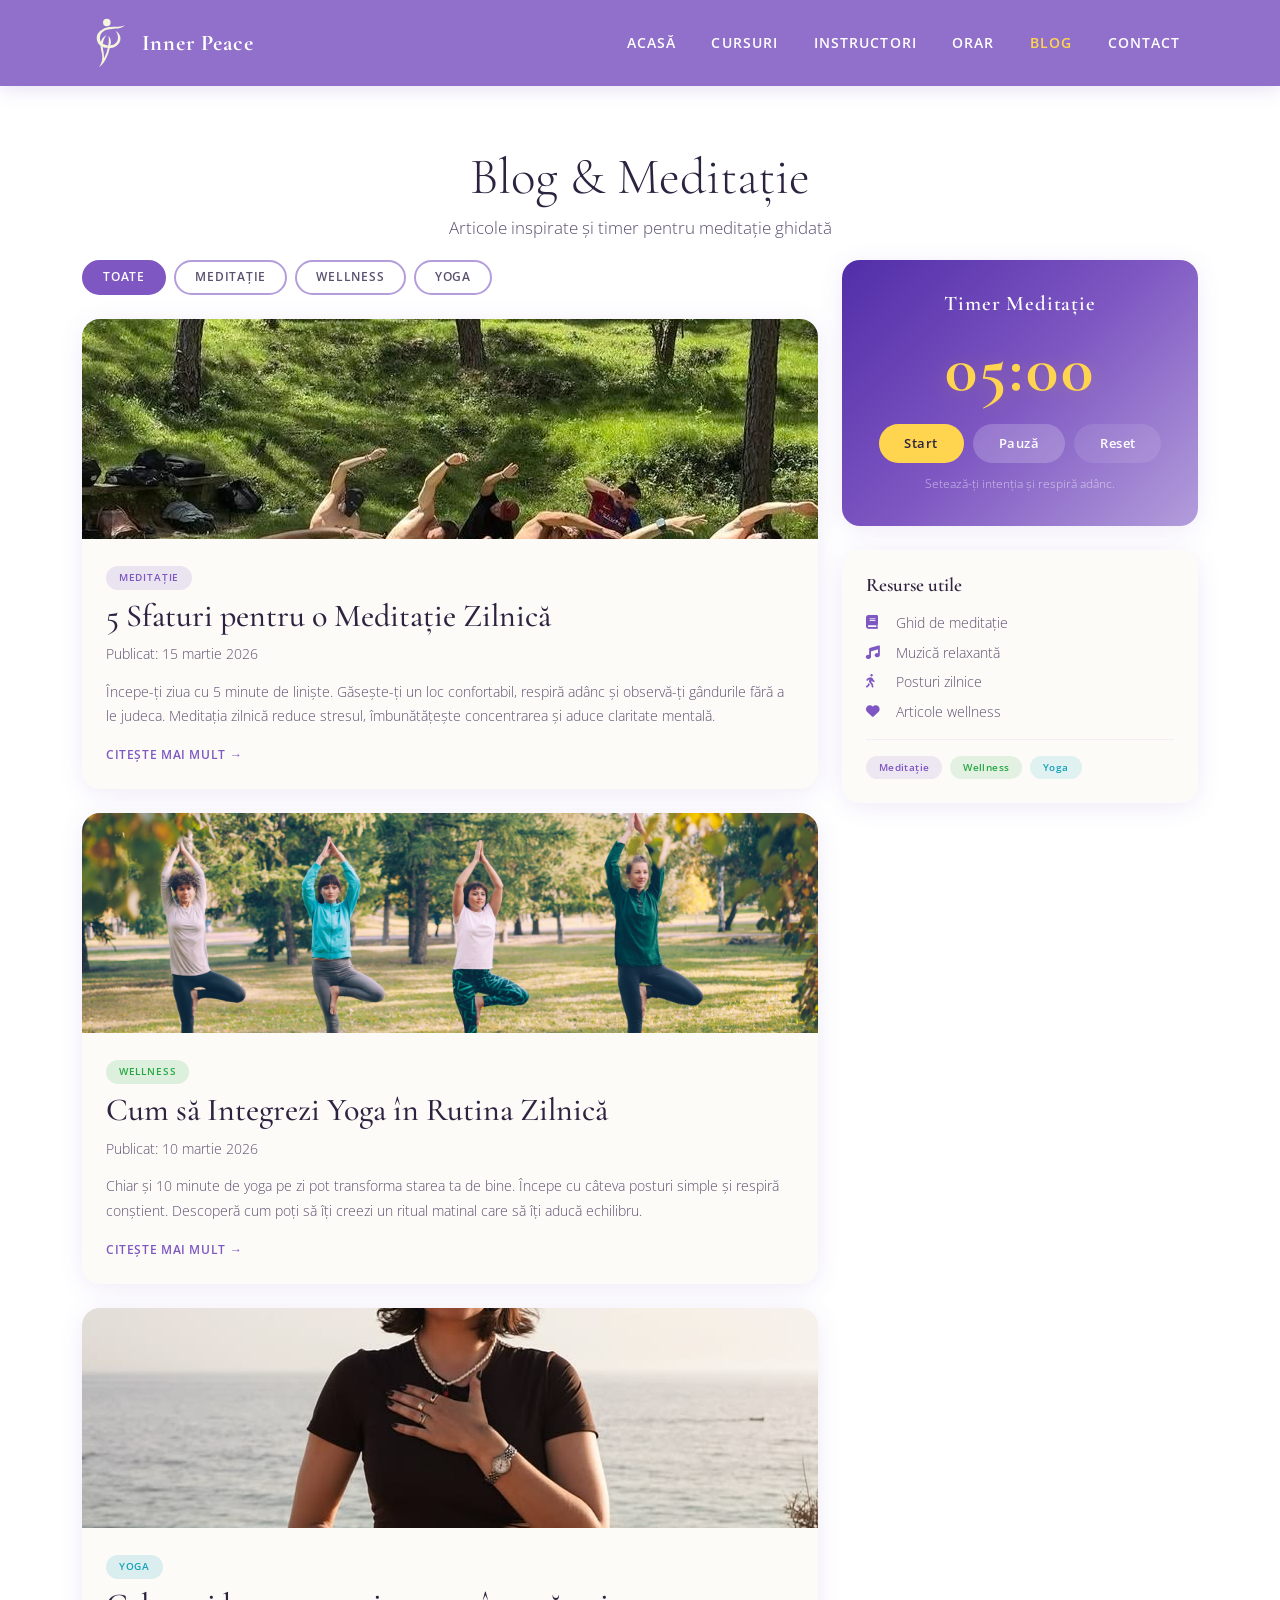
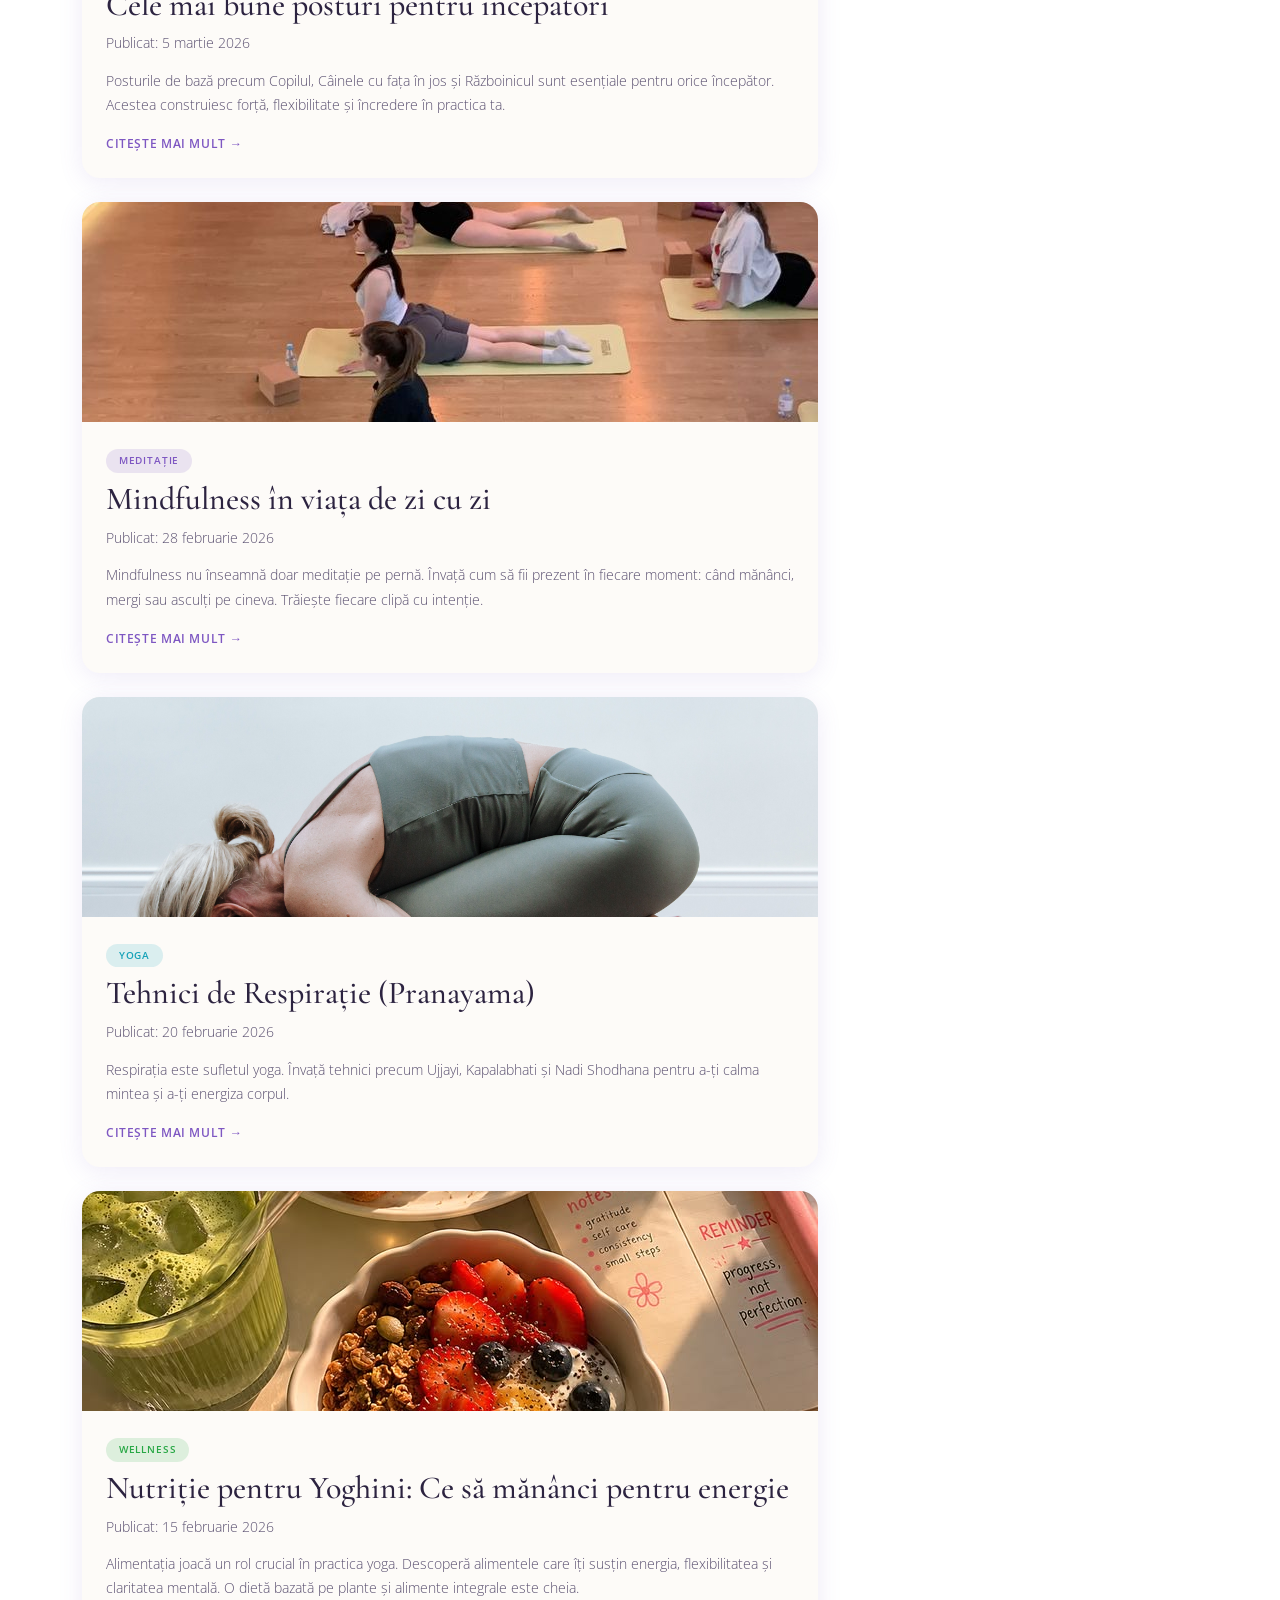
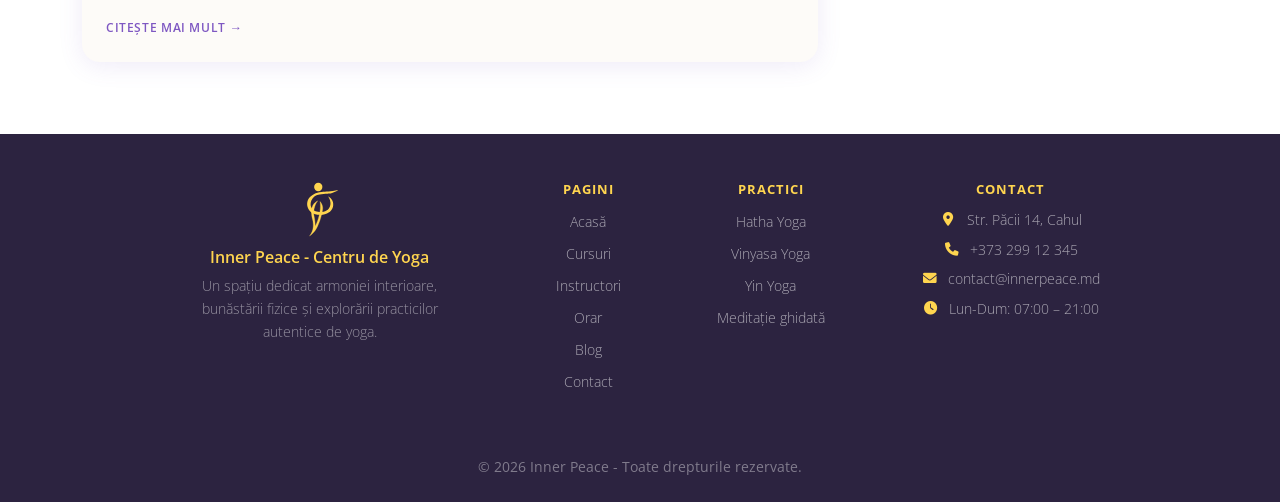
<file: blog.html>
<!DOCTYPE html>
<html lang="ro">
<head>
    <meta charset="UTF-8">
    <meta name="viewport" content="width=device-width, initial-scale=1.0">
    <title>Inner Peace - Blog & Meditație</title>
    <meta name="description" content="Articole despre yoga, meditație și wellness. Timer interactiv pentru meditație ghidată.">
    <link rel="icon" type="image/x-icon" href="favicon.ico">
    <link href="https://cdn.jsdelivr.net/npm/bootstrap@5.3.0-alpha1/dist/css/bootstrap.min.css" rel="stylesheet">
    <link rel="stylesheet" href="https://cdnjs.cloudflare.com/ajax/libs/font-awesome/6.0.0-beta3/css/all.min.css">
    <link href="https://fonts.googleapis.com/css2?family=Cormorant+Garamond:wght@300;400;600;700&family=Open+Sans:wght@300;400;600;700&display=swap" rel="stylesheet">
    <link rel="stylesheet" href="./css/style.css">
</head>
<body>
    <header>
        <nav class="navbar navbar-expand-lg fixed-top">
            <div class="container">
                <a class="navbar-brand" href="index.html">
                    <img src="./img/logo1.svg" class="navbar-logo" alt="Inner Peace Yoga Logo">
                    <span class="brand-text">Inner Peace</span>
                </a>
                <button class="navbar-toggler" type="button" data-bs-toggle="collapse" data-bs-target="#mainNav"
                    aria-controls="mainNav" aria-expanded="false" aria-label="Toggle navigation">
                    <span class="navbar-toggler-icon"></span>
                </button>
                <div class="collapse navbar-collapse" id="mainNav">
                    <ul class="navbar-nav ms-auto">
                        <li class="nav-item"><a class="nav-link" href="index.html">Acasă</a></li>
                        <li class="nav-item"><a class="nav-link" href="courses.html">Cursuri</a></li>
                        <li class="nav-item"><a class="nav-link" href="instructors.html">Instructori</a></li>
                        <li class="nav-item"><a class="nav-link" href="schedule.html">Orar</a></li>
                        <li class="nav-item"><a class="nav-link active" href="blog.html">Blog</a></li>
                        <li class="nav-item"><a class="nav-link" href="contact.html">Contact</a></li>
                    </ul>
                </div>
            </div>
        </nav>
    </header>

    <main>
        <section class="blog-section py-5 mt-4">
            <div class="container">
                <h1 class="section-title text-center">Blog & Meditație</h1>
                <p class="section-subtitle text-center mx-auto">Articole inspirate și timer pentru meditație ghidată</p>

                <div class="row g-4">
                    <div class="col-lg-8">
                        <div class="d-flex gap-2 flex-wrap mb-4">
                            <button class="filter-btn active" data-category="all">Toate</button>
                            <button class="filter-btn" data-category="meditatie">Meditație</button>
                            <button class="filter-btn" data-category="wellness">Wellness</button>
                            <button class="filter-btn" data-category="yoga">Yoga</button>
                        </div>

                        <div class="blog-card article-item" data-category="meditatie">
                            <div class="blog-card-img-wrap">
                                <img src="./img/blog/b1.jpg" class="blog-card-img" alt="Sfaturi pentru meditația zilnică">
                            </div>
                            <div class="blog-card-body">
                                <span class="blog-card-tag meditatie">Meditație</span>
                                <h2>5 Sfaturi pentru o Meditație Zilnică</h2>
                                <p class="blog-date">Publicat: 15 martie 2026</p>
                                <p>Începe-ți ziua cu 5 minute de liniște. Găsește-ți un loc confortabil, respiră adânc și observă-ți gândurile fără a le judeca. Meditația zilnică reduce stresul, îmbunătățește concentrarea și aduce claritate mentală.</p>
                                <a href="#" class="blog-read-more">Citește mai mult →</a>
                            </div>
                        </div>

                        <div class="blog-card article-item" data-category="wellness">
                            <div class="blog-card-img-wrap">
                                <img src="./img/blog/b2.jpg" class="blog-card-img" alt="Cum să integrezi yoga în rutina zilnică">
                            </div>
                            <div class="blog-card-body">
                                <span class="blog-card-tag wellness">Wellness</span>
                                <h2>Cum să Integrezi Yoga în Rutina Zilnică</h2>
                                <p class="blog-date">Publicat: 10 martie 2026</p>
                                <p>Chiar și 10 minute de yoga pe zi pot transforma starea ta de bine. Începe cu câteva posturi simple și respiră conștient. Descoperă cum poți să îți creezi un ritual matinal care să îți aducă echilibru.</p>
                                <a href="#" class="blog-read-more">Citește mai mult →</a>
                            </div>
                        </div>

                        <div class="blog-card article-item" data-category="yoga">
                            <div class="blog-card-img-wrap">
                                <img src="./img/blog/b3.jpg" class="blog-card-img" alt="Cele mai bune posturi pentru începători">
                            </div>
                            <div class="blog-card-body">
                                <span class="blog-card-tag yoga">Yoga</span>
                                <h2>Cele mai bune posturi pentru începători</h2>
                                <p class="blog-date">Publicat: 5 martie 2026</p>
                                <p>Posturile de bază precum Copilul, Câinele cu fața în jos și Războinicul sunt esențiale pentru orice începător. Acestea construiesc forță, flexibilitate și încredere în practica ta.</p>
                                <a href="#" class="blog-read-more">Citește mai mult →</a>
                            </div>
                        </div>

                        <div class="blog-card article-item" data-category="meditatie">
                            <div class="blog-card-img-wrap">
                                <img src="./img/blog/b4.jpg" class="blog-card-img" alt="Mindfulness în viața de zi cu zi">
                            </div>
                            <div class="blog-card-body">
                                <span class="blog-card-tag meditatie">Meditație</span>
                                <h2>Mindfulness în viața de zi cu zi</h2>
                                <p class="blog-date">Publicat: 28 februarie 2026</p>
                                <p>Mindfulness nu înseamnă doar meditație pe pernă. Învață cum să fii prezent în fiecare moment: când mănânci, mergi sau asculți pe cineva. Trăiește fiecare clipă cu intenție.</p>
                                <a href="#" class="blog-read-more">Citește mai mult →</a>
                            </div>
                        </div>

                        <div class="blog-card article-item" data-category="yoga">
                            <div class="blog-card-img-wrap">
                                <img src="./img/blog/b5.jpg" class="blog-card-img" alt="Tehnici de respirație în yoga">
                            </div>
                            <div class="blog-card-body">
                                <span class="blog-card-tag yoga">Yoga</span>
                                <h2>Tehnici de Respirație (Pranayama)</h2>
                                <p class="blog-date">Publicat: 20 februarie 2026</p>
                                <p>Respirația este sufletul yoga. Învață tehnici precum Ujjayi, Kapalabhati și Nadi Shodhana pentru a-ți calma mintea și a-ți energiza corpul.</p>
                                <a href="#" class="blog-read-more">Citește mai mult →</a>
                            </div>
                        </div>

                        <div class="blog-card article-item" data-category="wellness">
                            <div class="blog-card-img-wrap">
                                <img src="./img/blog/b6.jpg" class="blog-card-img" alt="Nutriție pentru yoghini">
                            </div>
                            <div class="blog-card-body">
                                <span class="blog-card-tag wellness">Wellness</span>
                                <h2>Nutriție pentru Yoghini: Ce să mănânci pentru energie</h2>
                                <p class="blog-date">Publicat: 15 februarie 2026</p>
                                <p>Alimentația joacă un rol crucial în practica yoga. Descoperă alimentele care îți susțin energia, flexibilitatea și claritatea mentală. O dietă bazată pe plante și alimente integrale este cheia.</p>
                                <a href="#" class="blog-read-more">Citește mai mult →</a>
                            </div>
                        </div>
                    </div>

                    <div class="col-lg-4">
                        <div class="blog-sidebar">
                            <div class="timer-card">
                                <h3 class="timer-title">Timer Meditație</h3>
                                <div id="timerDisplay" class="timer-display">05:00</div>
                                <div class="timer-controls">
                                    <button id="timerStart" class="timer-btn timer-start">Start</button>
                                    <button id="timerPause" class="timer-btn timer-pause">Pauză</button>
                                    <button id="timerReset" class="timer-btn timer-reset">Reset</button>
                                </div>
                                <p class="timer-hint">Setează-ți intenția și respiră adânc.</p>
                            </div>

                            <div class="resources-card">
                                <h3 class="resources-title">Resurse utile</h3>
                                <ul class="resources-list">
                                    <li><a href="#"><i class="fas fa-book"></i> Ghid de meditație</a></li>
                                    <li><a href="#"><i class="fas fa-music"></i> Muzică relaxantă</a></li>
                                    <li><a href="#"><i class="fas fa-person-walking"></i> Posturi zilnice</a></li>
                                    <li><a href="#"><i class="fas fa-heart"></i> Articole wellness</a></li>
                                </ul>
                                <div class="resources-tags">
                                    <span class="res-tag meditatie">Meditație</span>
                                    <span class="res-tag wellness">Wellness</span>
                                    <span class="res-tag yoga">Yoga</span>
                                </div>
                            </div>
                        </div>
                    </div>
                </div>
            </div>
        </section>
    </main>

    <footer class="footer">
        <div class="container">
            <div class="footer-top">
                <div class="footer-brand">
                    <img src="./img/logo2.svg" class="footer-logo-img" alt="Inner Peace Yoga Logo">
                    <p class="footer-slogan">Inner Peace - Centru de Yoga</p>
                    <p class="footer-description">Un spațiu dedicat armoniei interioare, bunăstării fizice și explorării practicilor autentice de yoga.</p>
                </div>
                <div class="footer-links">
                    <div class="footer-column">
                        <h3>PAGINI</h3>
                        <ul>
                            <li><a href="index.html">Acasă</a></li>
                            <li><a href="courses.html">Cursuri</a></li>
                            <li><a href="instructors.html">Instructori</a></li>
                            <li><a href="schedule.html">Orar</a></li>
                            <li><a href="blog.html">Blog</a></li>
                            <li><a href="contact.html">Contact</a></li>
                        </ul>
                    </div>
                    <div class="footer-column">
                        <h3>PRACTICI</h3>
                        <ul>
                            <li><a href="courses.html">Hatha Yoga</a></li>
                            <li><a href="courses.html">Vinyasa Yoga</a></li>
                            <li><a href="courses.html">Yin Yoga</a></li>
                            <li><a href="courses.html">Meditație ghidată</a></li>
                        </ul>
                    </div>
                    <div class="footer-column">
                        <h3>CONTACT</h3>
                        <ul class="footer-contact-list">
                            <li><i class="fas fa-map-marker-alt"></i> Str. Păcii 14, Cahul</li>
                            <li><i class="fas fa-phone"></i> +373 299 12 345</li>
                            <li><i class="fas fa-envelope"></i> contact@innerpeace.md</li>
                            <li><i class="fas fa-clock"></i> Lun-Dum: 07:00 – 21:00</li>
                        </ul>
                    </div>
                </div>
            </div>
            <div class="footer-bottom">
                <p>© 2026 Inner Peace - Toate drepturile rezervate.</p>
            </div>
        </div>
    </footer>

    <button id="backToTop" class="back-to-top" aria-label="Înapoi sus">
        <i class="fas fa-arrow-up"></i>
    </button>

    <script src="https://cdn.jsdelivr.net/npm/bootstrap@5.3.0-alpha1/dist/js/bootstrap.bundle.min.js"></script>
    <script src="./js/main.js" defer></script>
    <script src="./js/timer.js" defer></script>
    
    <script>
        document.addEventListener('DOMContentLoaded', function () {
            const filterButtons = document.querySelectorAll('.filter-btn');
            const articleItems = document.querySelectorAll('.article-item');

            if (filterButtons.length > 0 && articleItems.length > 0) {
                filterButtons.forEach(btn => {
                    btn.addEventListener('click', function () {
                        filterButtons.forEach(b => b.classList.remove('active'));
                        this.classList.add('active');

                        const category = this.getAttribute('data-category');

                        articleItems.forEach(item => {
                            if (category === 'all' || item.getAttribute('data-category') === category) {
                                item.style.display = 'block';
                                item.style.animation = 'fadeInUp 0.4s ease forwards';
                            } else {
                                item.style.display = 'none';
                            }
                        });
                    });
                });
            }

            console.log('Blog page loaded successfully!');
        });
    </script>
</body>
</html>
</file>
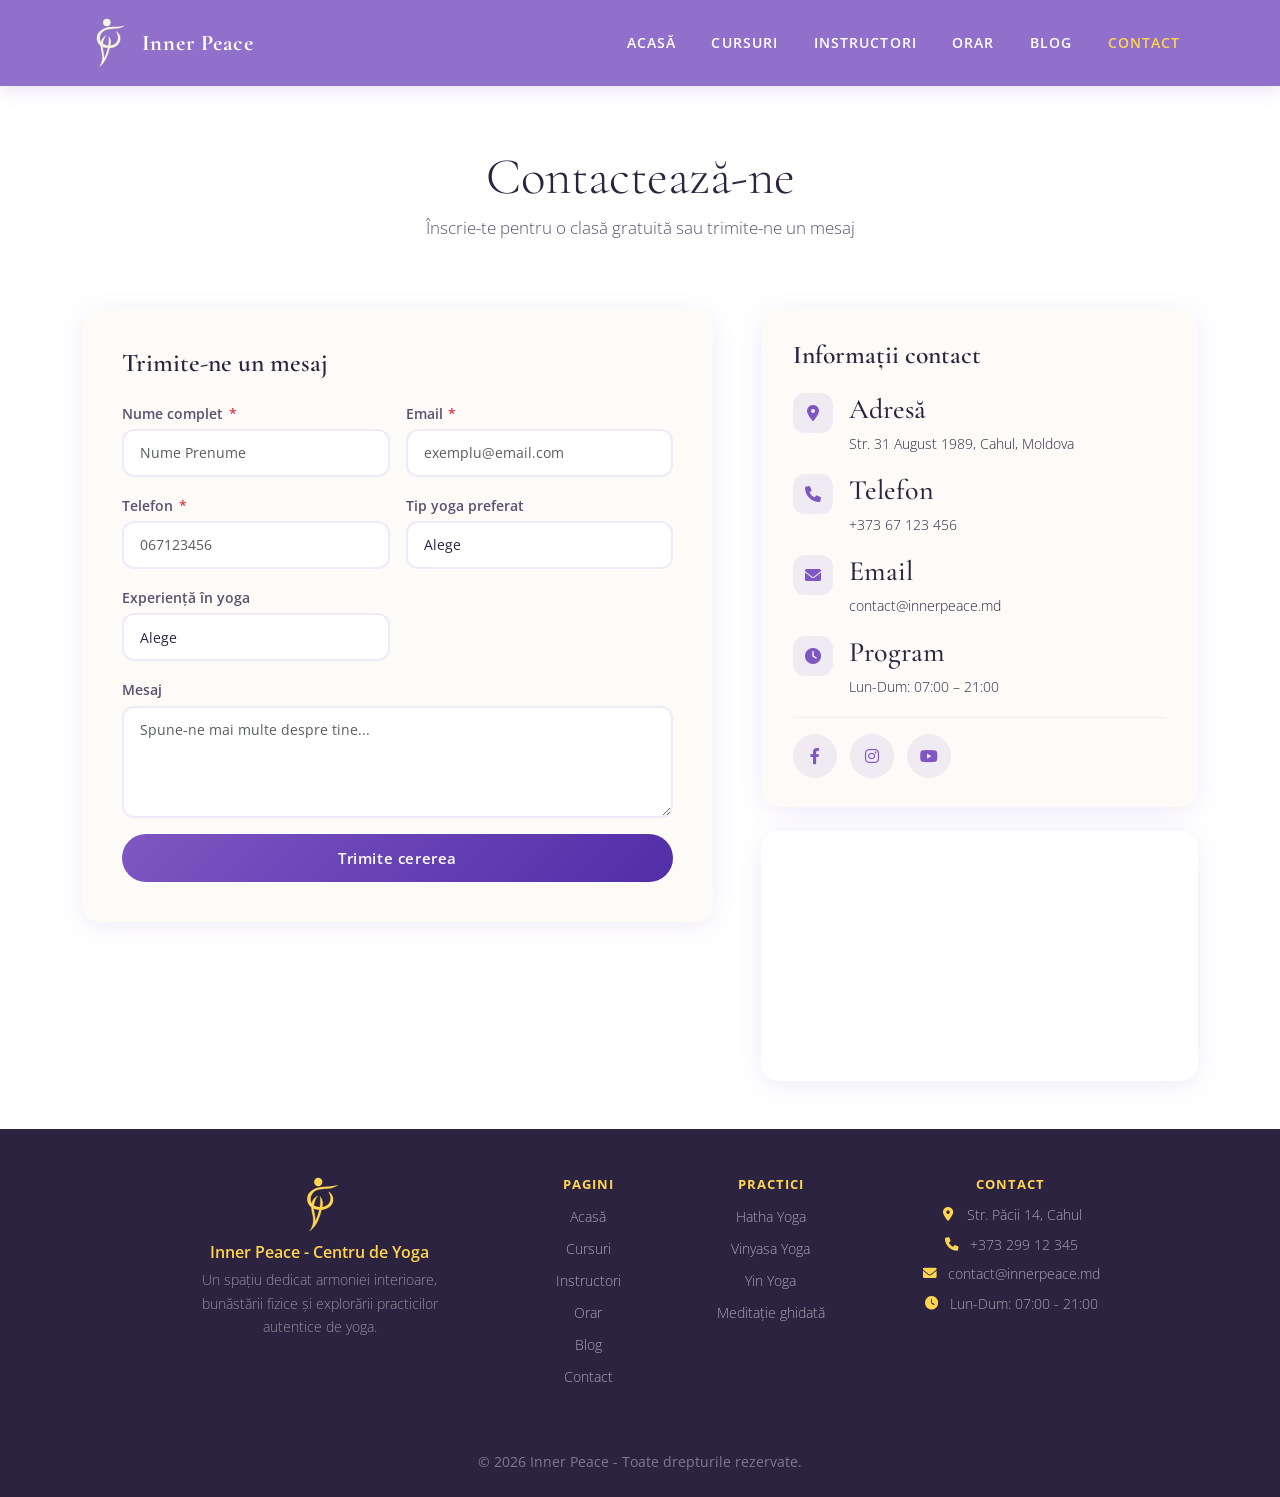
<file: contact.html>
<!DOCTYPE html>
<html lang="ro">
<head>
    <meta charset="UTF-8">
    <meta name="viewport" content="width=device-width, initial-scale=1.0">
    <title>Inner Peace - Contact</title>
    <meta name="description" content="Contactează-ne pentru o clasă gratuită de yoga. Completează formularul și hai să descoperim împreună pacea interioară.">
    <link rel="icon" type="image/x-icon" href="favicon.ico">
    <link href="https://cdn.jsdelivr.net/npm/bootstrap@5.3.0-alpha1/dist/css/bootstrap.min.css" rel="stylesheet">
    <link rel="stylesheet" href="https://cdnjs.cloudflare.com/ajax/libs/font-awesome/6.0.0-beta3/css/all.min.css">
    <link href="https://fonts.googleapis.com/css2?family=Cormorant+Garamond:wght@300;400;600;700&family=Open+Sans:wght@300;400;600;700&display=swap" rel="stylesheet">
    <link rel="stylesheet" href="./css/style.css">
</head>
<body>

    <header>
        <nav class="navbar navbar-expand-lg fixed-top">
            <div class="container">
                <a class="navbar-brand" href="index.html">
                    <img src="./img/logo1.svg" class="navbar-logo" alt="Inner Peace Yoga Logo">
                    <span class="brand-text">Inner Peace</span>
                </a>
                <button class="navbar-toggler" type="button" data-bs-toggle="collapse" data-bs-target="#mainNav"
                    aria-controls="mainNav" aria-expanded="false" aria-label="Toggle navigation">
                    <span class="navbar-toggler-icon"></span>
                </button>
                <div class="collapse navbar-collapse" id="mainNav">
                    <ul class="navbar-nav ms-auto">
                        <li class="nav-item"><a class="nav-link" href="index.html">Acasă</a></li>
                        <li class="nav-item"><a class="nav-link" href="courses.html">Cursuri</a></li>
                        <li class="nav-item"><a class="nav-link" href="instructors.html">Instructori</a></li>
                        <li class="nav-item"><a class="nav-link" href="schedule.html">Orar</a></li>
                        <li class="nav-item"><a class="nav-link" href="blog.html">Blog</a></li>
                        <li class="nav-item"><a class="nav-link active" href="contact.html">Contact</a></li>
                    </ul>
                </div>
            </div>
        </nav>
    </header>

    <main>
        <section class="contact-section py-5 mt-4">
            <div class="container">
                <h1 class="section-title text-center">Contactează-ne</h1>
                <p class="section-subtitle text-center mx-auto">Înscrie-te pentru o clasă gratuită sau trimite-ne un mesaj</p>

                <div class="row g-5 mt-3">
                    <div class="col-lg-7">
                        <div class="contact-form-card">
                            <h2 class="contact-form-title">Trimite-ne un mesaj</h2>
                            <form id="contactForm" novalidate>
                                <div class="row g-3">
                                    <div class="col-md-6">
                                        <label for="name" class="form-label">Nume complet <span class="required">*</span></label>
                                        <input type="text" class="form-control" id="name" placeholder="Nume Prenume" required>
                                        <div class="invalid-feedback">Te rugăm să introduci numele.</div>
                                    </div>
                                    <div class="col-md-6">
                                        <label for="email" class="form-label">Email <span class="required">*</span></label>
                                        <input type="email" class="form-control" id="email" placeholder="exemplu@email.com" required>
                                        <div class="invalid-feedback">Te rugăm să introduci un email valid.</div>
                                    </div>
                                    <div class="col-md-6">
                                        <label for="phone" class="form-label">Telefon <span class="required">*</span></label>
                                        <input type="tel" class="form-control" id="phone" placeholder="067123456" required>
                                        <div class="invalid-feedback">Te rugăm să introduci un număr de telefon valid.</div>
                                    </div>
                                    <div class="col-md-6">
                                        <label for="yogaType" class="form-label">Tip yoga preferat</label>
                                        <select class="form-select" id="yogaType">
                                            <option value="">Alege</option>
                                            <option value="hatha">Hatha Yoga</option>
                                            <option value="vinyasa">Vinyasa Yoga</option>
                                            <option value="yin">Yin Yoga</option>
                                            <option value="meditation">Meditație</option>
                                            <option value="ashtanga">Ashtanga Yoga</option>
                                            <option value="kundalini">Kundalini Yoga</option>
                                        </select>
                                    </div>
                                    <div class="col-md-6">
                                        <label for="experience" class="form-label">Experiență în yoga</label>
                                        <select class="form-select" id="experience">
                                            <option value="">Alege</option>
                                            <option value="beginner">Începător</option>
                                            <option value="intermediate">Intermediar</option>
                                            <option value="advanced">Avansat</option>
                                        </select>
                                    </div>
                                    <div class="col-12">
                                        <label for="message" class="form-label">Mesaj</label>
                                        <textarea class="form-control" id="message" rows="4" placeholder="Spune-ne mai multe despre tine..."></textarea>
                                    </div>
                                    <div class="col-12">
                                        <button type="submit" class="contact-submit-btn">Trimite cererea</button>
                                    </div>
                                </div>
                            </form>
                        </div>
                    </div>

                    <div class="col-lg-5">
                        <div class="contact-info-card">
                            <h2 class="contact-info-title">Informații contact</h2>
                            <div class="contact-info-item">
                                <i class="fas fa-map-marker-alt"></i>
                                <div>
                                    <h3>Adresă</h3>
                                    <p>Str. 31 August 1989, Cahul, Moldova</p>
                                </div>
                            </div>
                            <div class="contact-info-item">
                                <i class="fas fa-phone"></i>
                                <div>
                                    <h3>Telefon</h3>
                                    <p>+373 67 123 456</p>
                                </div>
                            </div>
                            <div class="contact-info-item">
                                <i class="fas fa-envelope"></i>
                                <div>
                                    <h3>Email</h3>
                                    <p>contact@innerpeace.md</p>
                                </div>
                            </div>
                            <div class="contact-info-item">
                                <i class="fas fa-clock"></i>
                                <div>
                                    <h3>Program</h3>
                                    <p>Lun-Dum: 07:00 – 21:00</p>
                                </div>
                            </div>
                            <div class="contact-social">
                                <a href="https://www.facebook.com/InnerPeaceYogaCenter/" target="_blank" class="contact-social-link" aria-label="Facebook">
                                    <i class="fab fa-facebook-f"></i>
                                </a>
                                <a href="https://www.instagram.com/innerpeaceyogacenter/" target="_blank" class="contact-social-link" aria-label="Instagram">
                                    <i class="fab fa-instagram"></i>
                                </a>
                                <a href="https://youtu.be/8cltCOUpYTQ?si=jcXQTfs0Af19M9GW" target="_blank" class="contact-social-link" aria-label="YouTube">
                                    <i class="fab fa-youtube"></i>
                                </a>
                            </div>
                        </div>

                        <div class="contact-map">
                            <iframe src="https://www.google.com/maps/embed?pb=!1m18!1m12!1m3!1d2730.23456789!2d28.1995!3d45.9075!2m3!1f0!2f0!3f0!3m2!1i1024!2i768!4f13.1!3m3!1m2!1s0x40b5b7e000000000%3A0x123456789abcdef!2sCahul%2C%20Moldova!5e0!3m2!1sro!2sro!4v1700000000000" style="width:100%; height:250px; border:0; border-radius:12px;" allowfullscreen loading="lazy"></iframe>
                        </div>
                    </div>
                </div>
            </div>
        </section>
    </main>

    <footer class="footer">
        <div class="container">
            <div class="footer-top">
                <div class="footer-brand">
                    <img src="./img/logo2.svg" class="footer-logo-img" alt="Inner Peace Yoga Logo">
                    <p class="footer-slogan">Inner Peace - Centru de Yoga</p>
                    <p class="footer-description">Un spațiu dedicat armoniei interioare, bunăstării fizice și explorării practicilor autentice de yoga.</p>
                </div>
                <div class="footer-links">
                    <div class="footer-column">
                        <h3>PAGINI</h3>
                        <ul>
                            <li><a href="index.html">Acasă</a></li>
                            <li><a href="courses.html">Cursuri</a></li>
                            <li><a href="instructors.html">Instructori</a></li>
                            <li><a href="schedule.html">Orar</a></li>
                            <li><a href="blog.html">Blog</a></li>
                            <li><a href="contact.html">Contact</a></li>
                        </ul>
                    </div>
                    <div class="footer-column">
                        <h3>PRACTICI</h3>
                        <ul>
                            <li><a href="courses.html">Hatha Yoga</a></li>
                            <li><a href="courses.html">Vinyasa Yoga</a></li>
                            <li><a href="courses.html">Yin Yoga</a></li>
                            <li><a href="courses.html">Meditație ghidată</a></li>
                        </ul>
                    </div>
                    <div class="footer-column">
                        <h3>CONTACT</h3>
                        <ul class="footer-contact-list">
                            <li><i class="fas fa-map-marker-alt"></i> Str. Păcii 14, Cahul</li>
                            <li><i class="fas fa-phone"></i> +373 299 12 345</li>
                            <li><i class="fas fa-envelope"></i> contact@innerpeace.md</li>
                            <li><i class="fas fa-clock"></i> Lun-Dum: 07:00 - 21:00</li>
                        </ul>
                    </div>
                </div>
            </div>
            <div class="footer-bottom">
                <p>© 2026 Inner Peace - Toate drepturile rezervate.</p>
            </div>
        </div>
    </footer>

    <button id="backToTop" class="back-to-top" aria-label="Înapoi sus">
        <i class="fas fa-arrow-up"></i>
    </button>

    <script src="https://cdn.jsdelivr.net/npm/bootstrap@5.3.0-alpha1/dist/js/bootstrap.bundle.min.js"></script>
    <script src="./js/main.js" defer></script>
    <script src="./js/validation.js" defer></script>

</body>
</html>
</file>
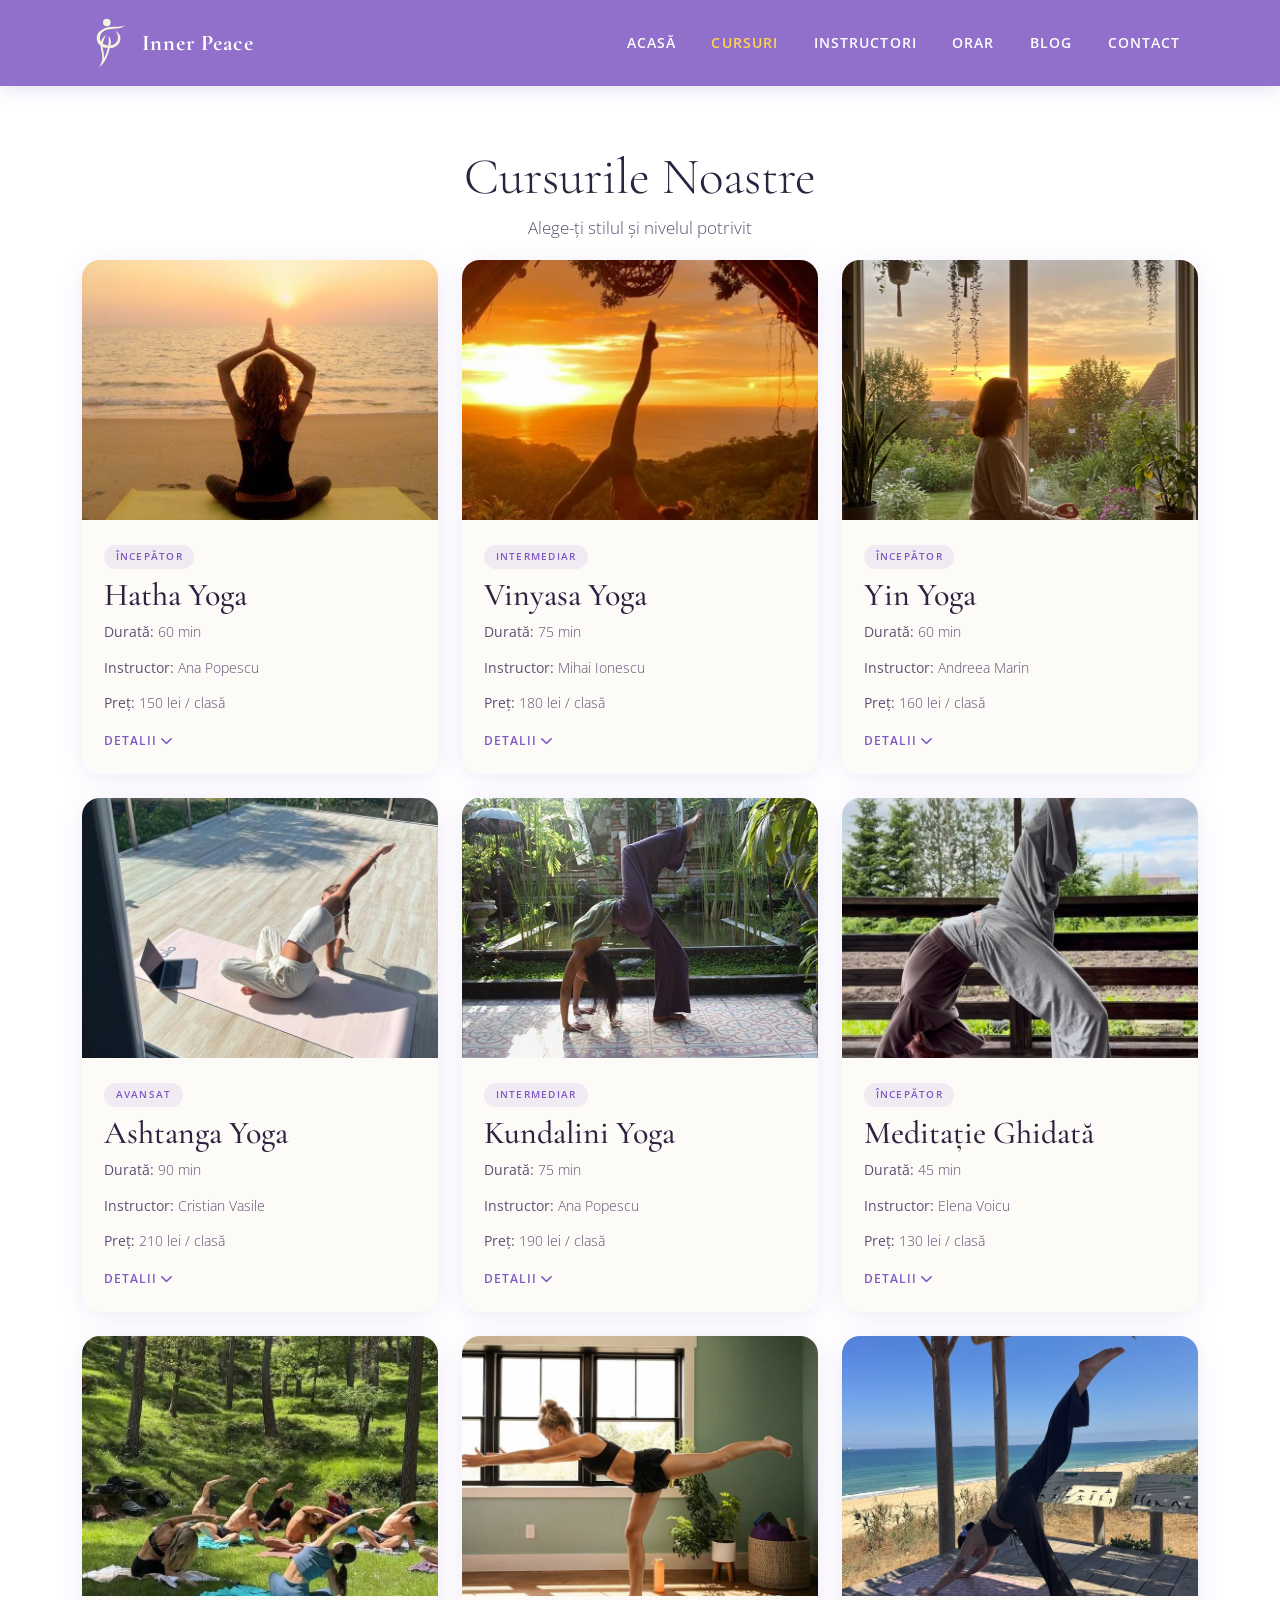
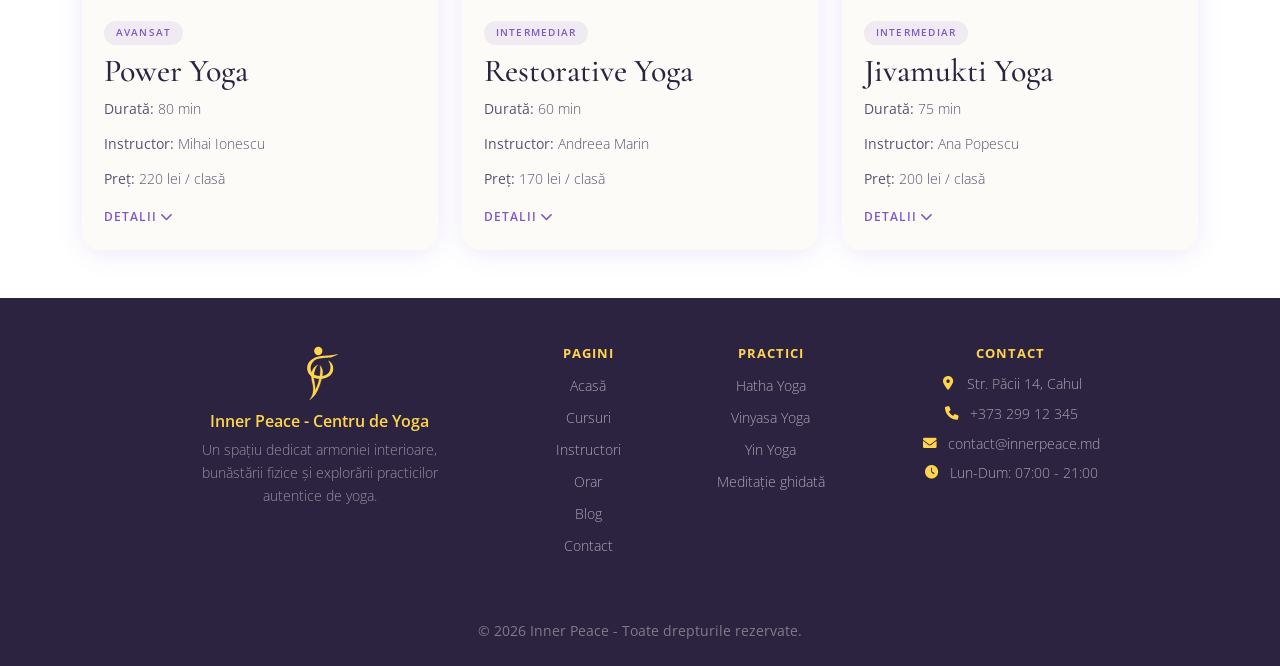
<file: courses.html>
<!DOCTYPE html>
<html lang="ro">
<head>
    <meta charset="UTF-8">
    <meta name="viewport" content="width=device-width, initial-scale=1.0">
    <title>Inner Peace - Cursuri de Yoga</title>
    <meta name="description" content="Descoperă cursurile noastre de yoga: Hatha, Vinyasa, Yin, Ashtanga, Kundalini, Meditație, Power, Restorative și Jivamukti. Începător, intermediar sau avansat.">
    <link rel="icon" type="image/x-icon" href="favicon.ico">
    <link href="https://cdn.jsdelivr.net/npm/bootstrap@5.3.0-alpha1/dist/css/bootstrap.min.css" rel="stylesheet">
    <link rel="stylesheet" href="https://cdnjs.cloudflare.com/ajax/libs/font-awesome/6.0.0-beta3/css/all.min.css">
    <link href="https://fonts.googleapis.com/css2?family=Cormorant+Garamond:wght@300;400;600;700&family=Open+Sans:wght@300;400;600;700&display=swap" rel="stylesheet">
    <link rel="stylesheet" href="./css/style.css">
</head>
<body>

    <header>
        <nav class="navbar navbar-expand-lg fixed-top">
            <div class="container">
                <a class="navbar-brand" href="index.html">
                    <img src="./img/logo1.svg" class="navbar-logo" alt="Inner Peace Yoga Logo">
                    <span class="brand-text">Inner Peace</span>
                </a>
                <button class="navbar-toggler" type="button" data-bs-toggle="collapse" data-bs-target="#mainNav"
                    aria-controls="mainNav" aria-expanded="false" aria-label="Toggle navigation">
                    <span class="navbar-toggler-icon"></span>
                </button>
                <div class="collapse navbar-collapse" id="mainNav">
                    <ul class="navbar-nav ms-auto">
                        <li class="nav-item"><a class="nav-link" href="index.html">Acasă</a></li>
                        <li class="nav-item"><a class="nav-link active" href="courses.html">Cursuri</a></li>
                        <li class="nav-item"><a class="nav-link" href="instructors.html">Instructori</a></li>
                        <li class="nav-item"><a class="nav-link" href="schedule.html">Orar</a></li>
                        <li class="nav-item"><a class="nav-link" href="blog.html">Blog</a></li>
                        <li class="nav-item"><a class="nav-link" href="contact.html">Contact</a></li>
                    </ul>
                </div>
            </div>
        </nav>
    </header>

    <main>
        <section class="courses-section py-5 mt-4">
            <div class="container">
                <h1 class="section-title text-center">Cursurile Noastre</h1>
                <p class="section-subtitle text-center mx-auto">Alege-ți stilul și nivelul potrivit</p>

                <div class="row g-4" id="coursesGrid">
                    <div class="col-md-6 col-lg-4 course-item" data-level="beginner">
                        <div class="yoga-card h-100">
                            <div class="yoga-card-img-wrap">
                                <img src="./img/courses/c1.jpg" class="yoga-card-img" alt="Hatha Yoga">
                            </div>
                            <div class="yoga-card-body">
                                <span class="yoga-card-tag">Începător</span>
                                <h2>Hatha Yoga</h2>
                                <p><strong>Durată:</strong> 60 min</p>
                                <p><strong>Instructor:</strong> Ana Popescu</p>
                                <p><strong>Preț:</strong> 150 lei / clasă</p>
                                <button class="course-details-btn" data-bs-toggle="collapse" data-bs-target="#details1">
                                    Detalii <i class="fas fa-chevron-down"></i>
                                </button>
                                <div class="collapse mt-2" id="details1">
                                    <div class="course-details">
                                        <p>Posturi de bază, respirație conștientă și relaxare. Perfect pentru începători.</p>
                                    </div>
                                </div>
                            </div>
                        </div>
                    </div>

                    <div class="col-md-6 col-lg-4 course-item" data-level="intermediate">
                        <div class="yoga-card h-100">
                            <div class="yoga-card-img-wrap">
                                <img src="./img/courses/c2.jpg" class="yoga-card-img" alt="Vinyasa Yoga">
                            </div>
                            <div class="yoga-card-body">
                                <span class="yoga-card-tag">Intermediar</span>
                                <h2>Vinyasa Yoga</h2>
                                <p><strong>Durată:</strong> 75 min</p>
                                <p><strong>Instructor:</strong> Mihai Ionescu</p>
                                <p><strong>Preț:</strong> 180 lei / clasă</p>
                                <button class="course-details-btn" data-bs-toggle="collapse" data-bs-target="#details2">
                                    Detalii <i class="fas fa-chevron-down"></i>
                                </button>
                                <div class="collapse mt-2" id="details2">
                                    <div class="course-details">
                                        <p>Flux dinamic de mișcări sincronizate cu respirația. Crește flexibilitatea și forța.</p>
                                    </div>
                                </div>
                            </div>
                        </div>
                    </div>

                    <div class="col-md-6 col-lg-4 course-item" data-level="beginner">
                        <div class="yoga-card h-100">
                            <div class="yoga-card-img-wrap">
                                <img src="./img/courses/c3.jpg" class="yoga-card-img" alt="Yin Yoga">
                            </div>
                            <div class="yoga-card-body">
                                <span class="yoga-card-tag">Începător</span>
                                <h2>Yin Yoga</h2>
                                <p><strong>Durată:</strong> 60 min</p>
                                <p><strong>Instructor:</strong> Andreea Marin</p>
                                <p><strong>Preț:</strong> 160 lei / clasă</p>
                                <button class="course-details-btn" data-bs-toggle="collapse" data-bs-target="#details3">
                                    Detalii <i class="fas fa-chevron-down"></i>
                                </button>
                                <div class="collapse mt-2" id="details3">
                                    <div class="course-details">
                                        <p>Posturi pasive, ținute 3-5 minute. Relaxare profundă și eliberare de tensiuni.</p>
                                    </div>
                                </div>
                            </div>
                        </div>
                    </div>

                    <div class="col-md-6 col-lg-4 course-item" data-level="advanced">
                        <div class="yoga-card h-100">
                            <div class="yoga-card-img-wrap">
                                <img src="./img/courses/c4.jpg" class="yoga-card-img" alt="Ashtanga Yoga">
                            </div>
                            <div class="yoga-card-body">
                                <span class="yoga-card-tag">Avansat</span>
                                <h2>Ashtanga Yoga</h2>
                                <p><strong>Durată:</strong> 90 min</p>
                                <p><strong>Instructor:</strong> Cristian Vasile</p>
                                <p><strong>Preț:</strong> 210 lei / clasă</p>
                                <button class="course-details-btn" data-bs-toggle="collapse" data-bs-target="#details4">
                                    Detalii <i class="fas fa-chevron-down"></i>
                                </button>
                                <div class="collapse mt-2" id="details4">
                                    <div class="course-details">
                                        <p>Serie fixă de posturi, practică intensă. Recomandat pentru yoghini experimentați.</p>
                                    </div>
                                </div>
                            </div>
                        </div>
                    </div>

                    <div class="col-md-6 col-lg-4 course-item" data-level="intermediate">
                        <div class="yoga-card h-100">
                            <div class="yoga-card-img-wrap">
                                <img src="./img/courses/c5.jpg" class="yoga-card-img" alt="Kundalini Yoga">
                            </div>
                            <div class="yoga-card-body">
                                <span class="yoga-card-tag">Intermediar</span>
                                <h2>Kundalini Yoga</h2>
                                <p><strong>Durată:</strong> 75 min</p>
                                <p><strong>Instructor:</strong> Ana Popescu</p>
                                <p><strong>Preț:</strong> 190 lei / clasă</p>
                                <button class="course-details-btn" data-bs-toggle="collapse" data-bs-target="#details5">
                                    Detalii <i class="fas fa-chevron-down"></i>
                                </button>
                                <div class="collapse mt-2" id="details5">
                                    <div class="course-details">
                                        <p>Combinație de posturi, respirație, cântare și meditație. Energizează și vindecă.</p>
                                    </div>
                                </div>
                            </div>
                        </div>
                    </div>

                    <div class="col-md-6 col-lg-4 course-item" data-level="beginner">
                        <div class="yoga-card h-100">
                            <div class="yoga-card-img-wrap">
                                <img src="./img/courses/c6.jpg" class="yoga-card-img" alt="Meditație Ghidată">
                            </div>
                            <div class="yoga-card-body">
                                <span class="yoga-card-tag">Începător</span>
                                <h2>Meditație Ghidată</h2>
                                <p><strong>Durată:</strong> 45 min</p>
                                <p><strong>Instructor:</strong> Elena Voicu</p>
                                <p><strong>Preț:</strong> 130 lei / clasă</p>
                                <button class="course-details-btn" data-bs-toggle="collapse" data-bs-target="#details6">
                                    Detalii <i class="fas fa-chevron-down"></i>
                                </button>
                                <div class="collapse mt-2" id="details6">
                                    <div class="course-details">
                                        <p>Tehnici de mindfulness și respirație pentru liniște interioară și claritate mentală.</p>
                                    </div>
                                </div>
                            </div>
                        </div>
                    </div>

                    <div class="col-md-6 col-lg-4 course-item" data-level="advanced">
                        <div class="yoga-card h-100">
                            <div class="yoga-card-img-wrap">
                                <img src="./img/courses/c7.jpg" class="yoga-card-img" alt="Power Yoga">
                            </div>
                            <div class="yoga-card-body">
                                <span class="yoga-card-tag">Avansat</span>
                                <h2>Power Yoga</h2>
                                <p><strong>Durată:</strong> 80 min</p>
                                <p><strong>Instructor:</strong> Mihai Ionescu</p>
                                <p><strong>Preț:</strong> 220 lei / clasă</p>
                                <button class="course-details-btn" data-bs-toggle="collapse" data-bs-target="#details7">
                                    Detalii <i class="fas fa-chevron-down"></i>
                                </button>
                                <div class="collapse mt-2" id="details7">
                                    <div class="course-details">
                                        <p>Antrenament intens de forță și flexibilitate. Pentru cei care caută provocare.</p>
                                    </div>
                                </div>
                            </div>
                        </div>
                    </div>

                    <div class="col-md-6 col-lg-4 course-item" data-level="intermediate">
                        <div class="yoga-card h-100">
                            <div class="yoga-card-img-wrap">
                                <img src="./img/courses/c8.jpg" class="yoga-card-img" alt="Restorative Yoga">
                            </div>
                            <div class="yoga-card-body">
                                <span class="yoga-card-tag">Intermediar</span>
                                <h2>Restorative Yoga</h2>
                                <p><strong>Durată:</strong> 60 min</p>
                                <p><strong>Instructor:</strong> Andreea Marin</p>
                                <p><strong>Preț:</strong> 170 lei / clasă</p>
                                <button class="course-details-btn" data-bs-toggle="collapse" data-bs-target="#details8">
                                    Detalii <i class="fas fa-chevron-down"></i>
                                </button>
                                <div class="collapse mt-2" id="details8">
                                    <div class="course-details">
                                        <p>Posturi susținute cu accesorii, pentru relaxare profundă și recuperare.</p>
                                    </div>
                                </div>
                            </div>
                        </div>
                    </div>

                    <div class="col-md-6 col-lg-4 course-item" data-level="intermediate">
                        <div class="yoga-card h-100">
                            <div class="yoga-card-img-wrap">
                                <img src="./img/courses/c9.jpg" class="yoga-card-img" alt="Jivamukti Yoga">
                            </div>
                            <div class="yoga-card-body">
                                <span class="yoga-card-tag">Intermediar</span>
                                <h2>Jivamukti Yoga</h2>
                                <p><strong>Durată:</strong> 75 min</p>
                                <p><strong>Instructor:</strong> Ana Popescu</p>
                                <p><strong>Preț:</strong> 200 lei / clasă</p>
                                <button class="course-details-btn" data-bs-toggle="collapse" data-bs-target="#details9">
                                    Detalii <i class="fas fa-chevron-down"></i>
                                </button>
                                <div class="collapse mt-2" id="details9">
                                    <div class="course-details">
                                        <p>Stil modern care combină posturile fizice cu filosofia yoga, cântări și meditație.</p>
                                    </div>
                                </div>
                            </div>
                        </div>
                    </div>
                </div>
            </div>
        </section>
    </main>

    <footer class="footer">
        <div class="container">
            <div class="footer-top">
                <div class="footer-brand">
                    <img src="./img/logo2.svg" class="footer-logo-img" alt="Inner Peace Yoga Logo">
                    <p class="footer-slogan">Inner Peace - Centru de Yoga</p>
                    <p class="footer-description">Un spațiu dedicat armoniei interioare, bunăstării fizice și explorării practicilor autentice de yoga.</p>
                </div>
                <div class="footer-links">
                    <div class="footer-column">
                        <h3>PAGINI</h3>
                        <ul>
                            <li><a href="index.html">Acasă</a></li>
                            <li><a href="courses.html">Cursuri</a></li>
                            <li><a href="instructors.html">Instructori</a></li>
                            <li><a href="schedule.html">Orar</a></li>
                            <li><a href="blog.html">Blog</a></li>
                            <li><a href="contact.html">Contact</a></li>
                        </ul>
                    </div>
                    <div class="footer-column">
                        <h3>PRACTICI</h3>
                        <ul>
                            <li><a href="courses.html">Hatha Yoga</a></li>
                            <li><a href="courses.html">Vinyasa Yoga</a></li>
                            <li><a href="courses.html">Yin Yoga</a></li>
                            <li><a href="courses.html">Meditație ghidată</a></li>
                        </ul>
                    </div>
                    <div class="footer-column">
                        <h3>CONTACT</h3>
                        <ul class="footer-contact-list">
                            <li><i class="fas fa-map-marker-alt"></i> Str. Păcii 14, Cahul</li>
                            <li><i class="fas fa-phone"></i> +373 299 12 345</li>
                            <li><i class="fas fa-envelope"></i> contact@innerpeace.md</li>
                            <li><i class="fas fa-clock"></i> Lun-Dum: 07:00 - 21:00</li>
                        </ul>
                    </div>
                </div>
            </div>
            <div class="footer-bottom">
                <p>© 2026 Inner Peace - Toate drepturile rezervate.</p>
            </div>
        </div>
    </footer>

    <button id="backToTop" class="back-to-top" aria-label="Înapoi sus">
        <i class="fas fa-arrow-up"></i>
    </button>

    <script src="https://cdn.jsdelivr.net/npm/bootstrap@5.3.0-alpha1/dist/js/bootstrap.bundle.min.js"></script>
    <script src="./js/courses.js" defer></script>
    <script src="./js/main.js" defer></script>
</body>
</html>
</file>
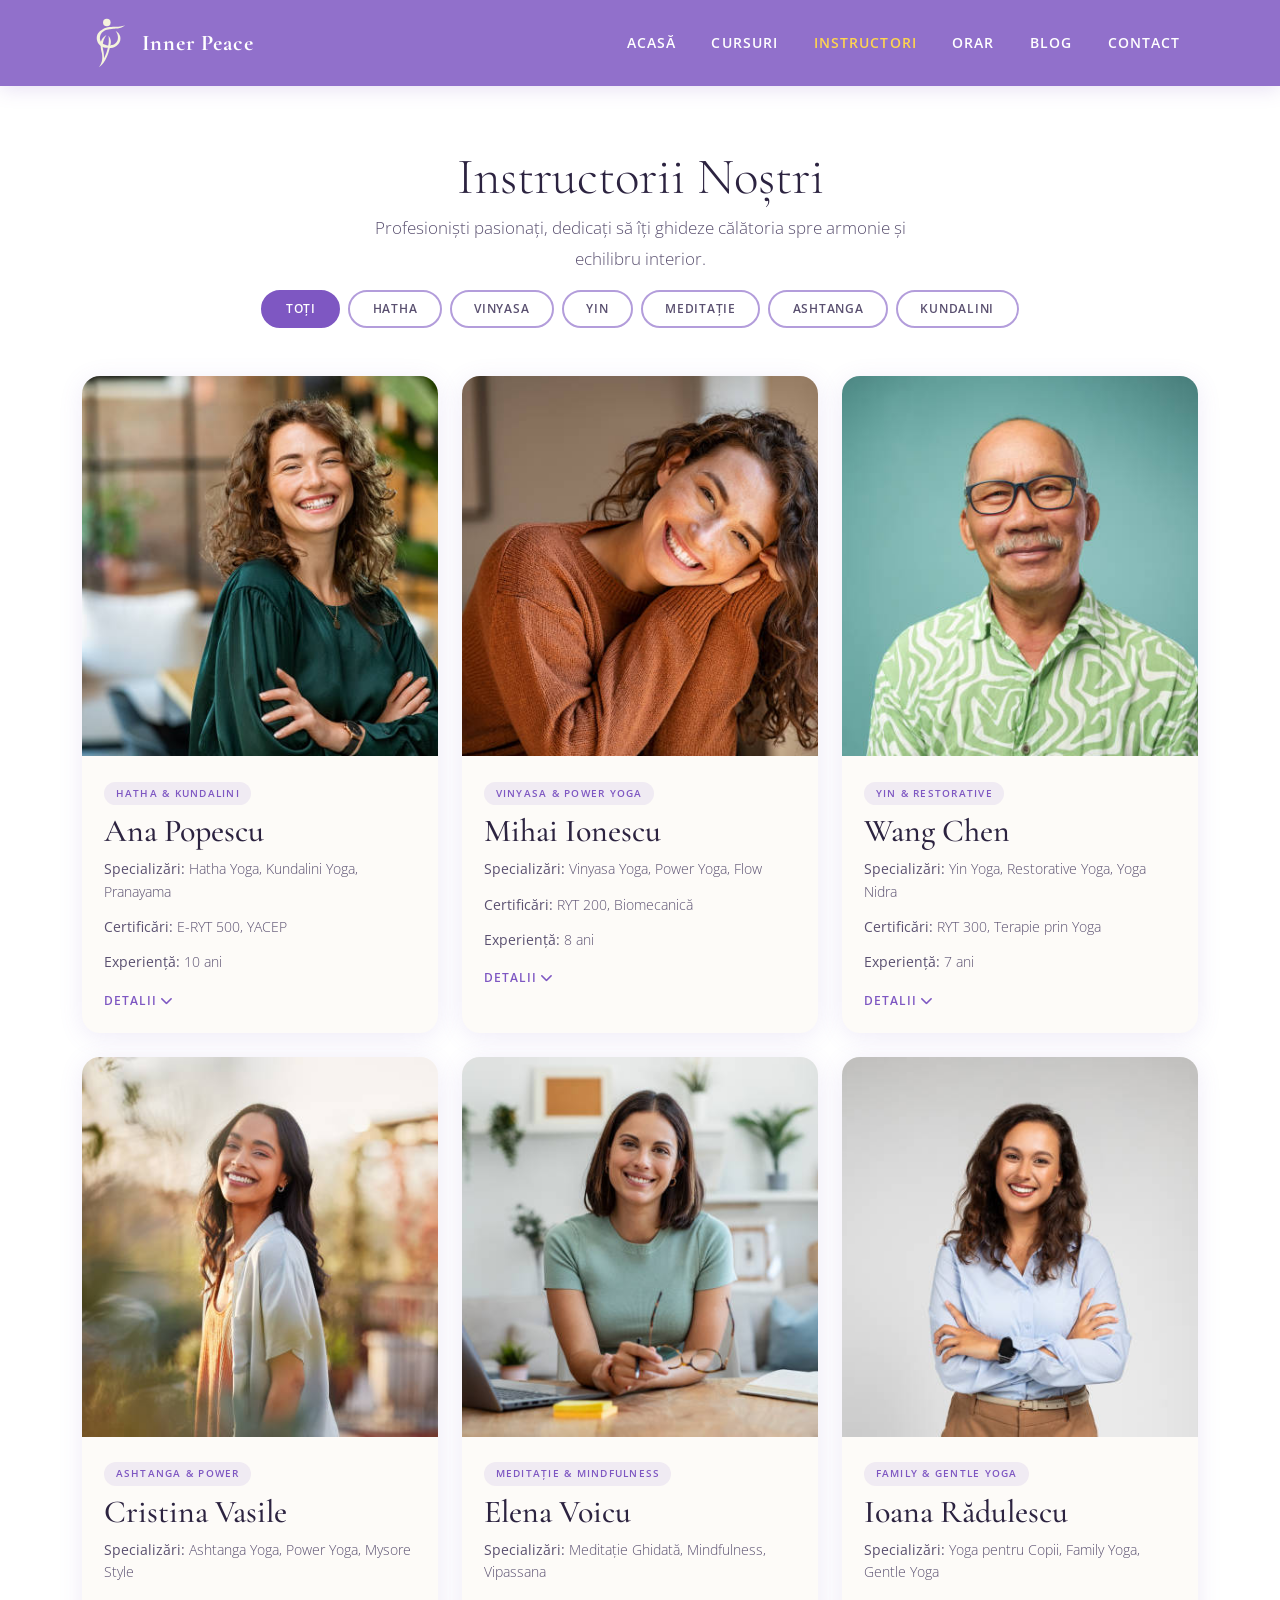
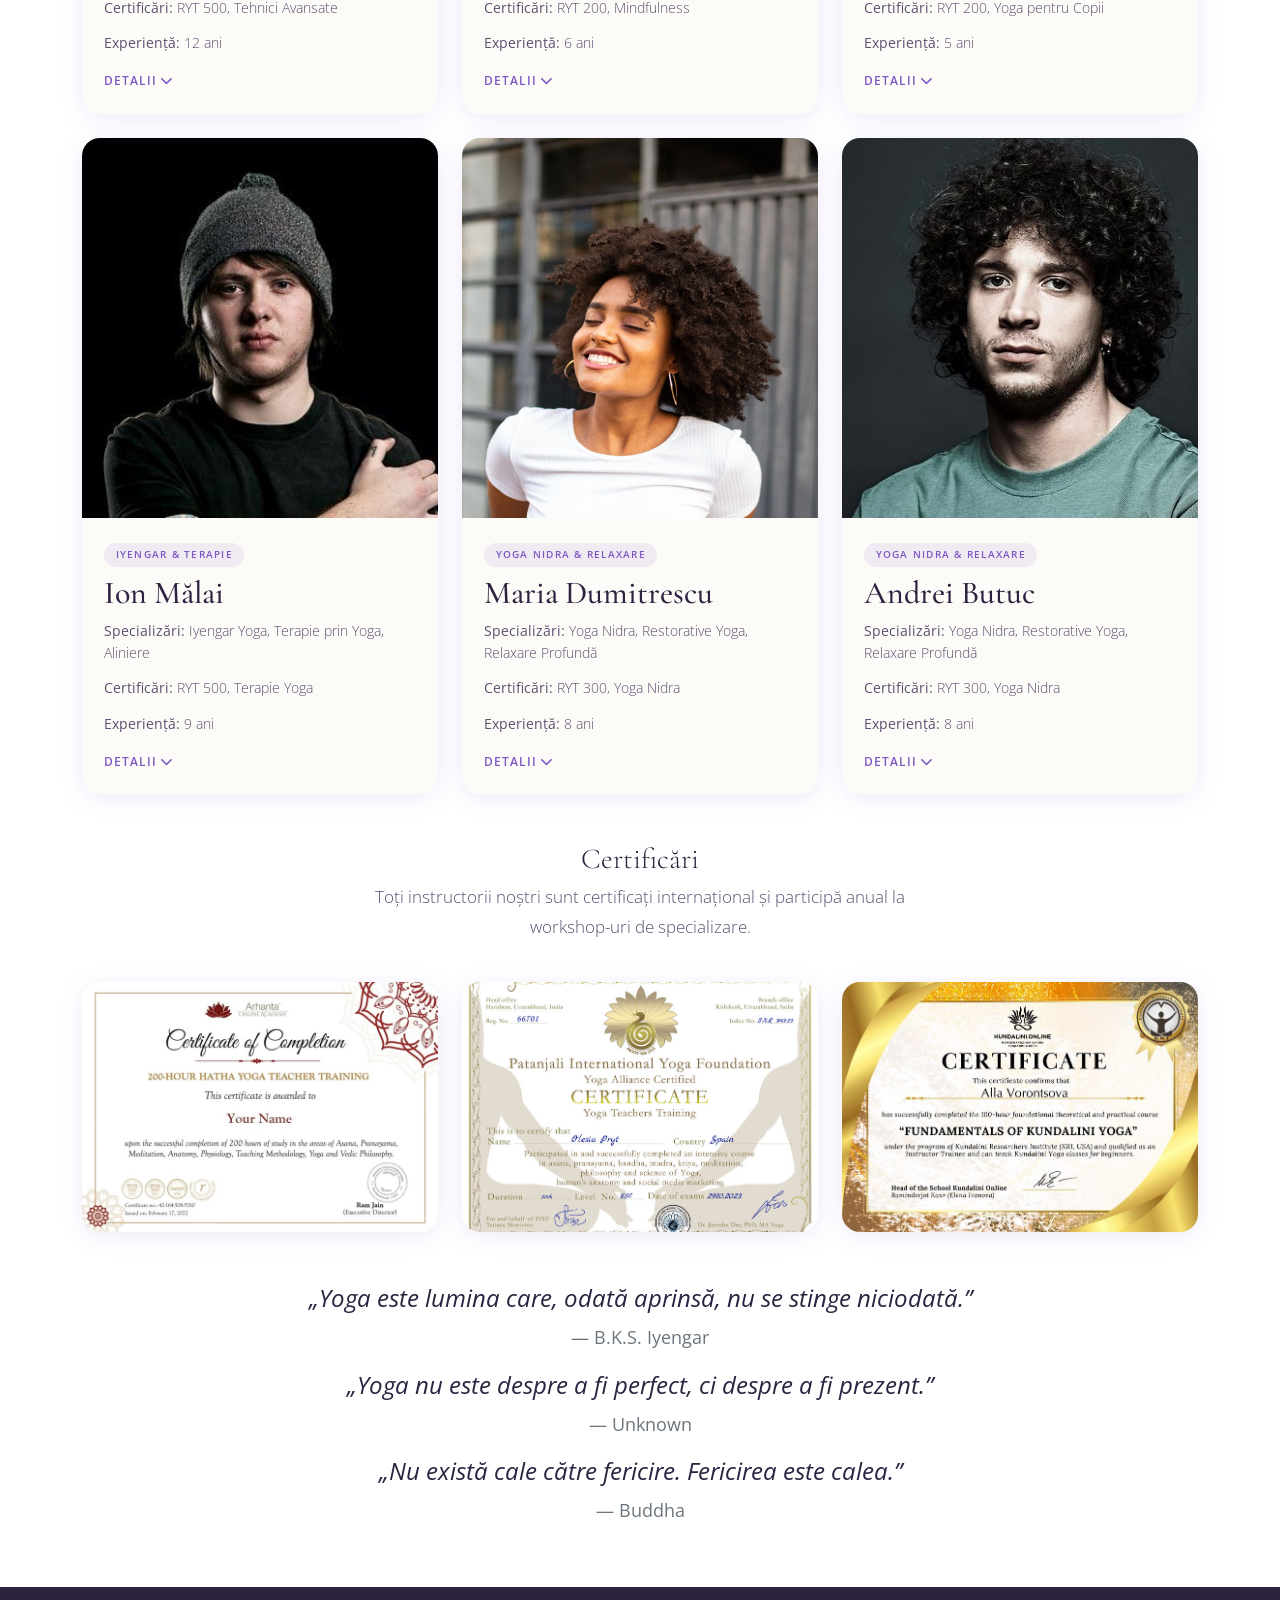
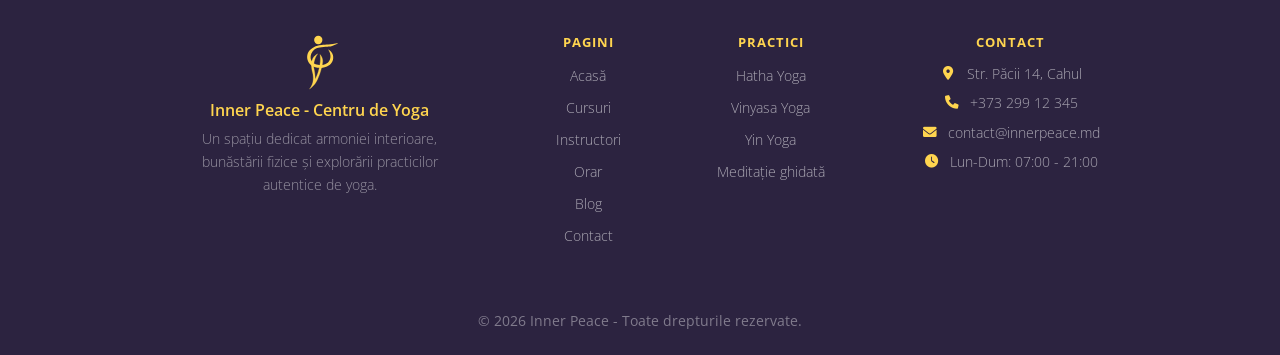
<file: instructors.html>
<!DOCTYPE html>
<html lang="ro">
<head>
    <meta charset="UTF-8">
    <meta name="viewport" content="width=device-width, initial-scale=1.0">
    <title>Inner Peace - Instructorii Noștri</title>
    <meta name="description" content="Cunoaște instructorii certificați ai centrului Inner Peace. Experți în Hatha, Vinyasa, Yin și Meditație.">
    <link rel="icon" type="image/x-icon" href="favicon.ico">
    <link href="https://cdn.jsdelivr.net/npm/bootstrap@5.3.0-alpha1/dist/css/bootstrap.min.css" rel="stylesheet">
    <link rel="stylesheet" href="https://cdnjs.cloudflare.com/ajax/libs/font-awesome/6.0.0-beta3/css/all.min.css">
    <link href="https://fonts.googleapis.com/css2?family=Cormorant+Garamond:wght@300;400;600;700&family=Open+Sans:wght@300;400;600;700&display=swap" rel="stylesheet">
    <link rel="stylesheet" href="./css/style.css">
</head>
<body>

    <header>
        <nav class="navbar navbar-expand-lg fixed-top">
            <div class="container">
                <a class="navbar-brand" href="index.html">
                    <img src="./img/logo1.svg" class="navbar-logo" alt="Inner Peace Yoga Logo">
                    <span class="brand-text">Inner Peace</span>
                </a>
                <button class="navbar-toggler" type="button" data-bs-toggle="collapse" data-bs-target="#mainNav"
                    aria-controls="mainNav" aria-expanded="false" aria-label="Toggle navigation">
                    <span class="navbar-toggler-icon"></span>
                </button>
                <div class="collapse navbar-collapse" id="mainNav">
                    <ul class="navbar-nav ms-auto">
                        <li class="nav-item"><a class="nav-link" href="index.html">Acasă</a></li>
                        <li class="nav-item"><a class="nav-link" href="courses.html">Cursuri</a></li>
                        <li class="nav-item"><a class="nav-link active" href="instructors.html">Instructori</a></li>
                        <li class="nav-item"><a class="nav-link" href="schedule.html">Orar</a></li>
                        <li class="nav-item"><a class="nav-link" href="blog.html">Blog</a></li>
                        <li class="nav-item"><a class="nav-link" href="contact.html">Contact</a></li>
                    </ul>
                </div>
            </div>
        </nav>
    </header>

    <main>
        <section class="instructors-section py-5 mt-4">
            <div class="container">
                <h1 class="section-title text-center">Instructorii Noștri</h1>
                <p class="section-subtitle text-center mx-auto">Profesioniști pasionați, dedicați să îți ghideze călătoria spre armonie și echilibru interior.</p>

                <div class="d-flex justify-content-center gap-2 flex-wrap mb-5">
                    <button class="filter-btn active" data-level="all">Toți</button>
                    <button class="filter-btn" data-level="hatha">Hatha</button>
                    <button class="filter-btn" data-level="vinyasa">Vinyasa</button>
                    <button class="filter-btn" data-level="yin">Yin</button>
                    <button class="filter-btn" data-level="meditation">Meditație</button>
                    <button class="filter-btn" data-level="ashtanga">Ashtanga</button>
                    <button class="filter-btn" data-level="kundalini">Kundalini</button>
                </div>

                <div class="row g-4" id="instructorsGrid">
                    <div class="col-md-6 col-lg-4 instructor-item" data-level="hatha,kundalini">
                        <div class="yoga-card h-100">
                            <div class="yoga-card-img-wrap instructor-portrait">
                                <img src="./img/instructors/i1.jpg" class="yoga-card-img" alt="Ana Popescu">
                            </div>
                            <div class="yoga-card-body">
                                <span class="yoga-card-tag">Hatha & Kundalini</span>
                                <h2>Ana Popescu</h2>
                                <p><strong>Specializări:</strong> Hatha Yoga, Kundalini Yoga, Pranayama</p>
                                <p><strong>Certificări:</strong> E-RYT 500, YACEP</p>
                                <p><strong>Experiență:</strong> 10 ani</p>
                                <button class="course-details-btn" data-bs-toggle="collapse" data-bs-target="#instructorDetails1">
                                    Detalii <i class="fas fa-chevron-down"></i>
                                </button>
                                <div class="collapse mt-2" id="instructorDetails1">
                                    <div class="course-details">
                                        <p>„Yoga este călătoria către tine însuți.”</p>
                                        <p>Ana crede că yoga este pentru toată lumea și că fiecare mișcare contează.</p>
                                    </div>
                                </div>
                            </div>
                        </div>
                    </div>

                    <div class="col-md-6 col-lg-4 instructor-item" data-level="vinyasa,power">
                        <div class="yoga-card h-100">
                            <div class="yoga-card-img-wrap instructor-portrait">
                                <img src="./img/instructors/i2.jpg" class="yoga-card-img" alt="Mihai Ionescu">
                            </div>
                            <div class="yoga-card-body">
                                <span class="yoga-card-tag">Vinyasa & Power Yoga</span>
                                <h2>Mihai Ionescu</h2>
                                <p><strong>Specializări:</strong> Vinyasa Yoga, Power Yoga, Flow</p>
                                <p><strong>Certificări:</strong> RYT 200, Biomecanică</p>
                                <p><strong>Experiență:</strong> 8 ani</p>
                                <button class="course-details-btn" data-bs-toggle="collapse" data-bs-target="#instructorDetails2">
                                    Detalii <i class="fas fa-chevron-down"></i>
                                </button>
                                <div class="collapse mt-2" id="instructorDetails2">
                                    <div class="course-details">
                                        <p>„Fiecare respirație este un nou început.”</p>
                                        <p>Mihai își ghidează elevii să își descopere puterea interioară prin mișcare conștientă.</p>
                                    </div>
                                </div>
                            </div>
                        </div>
                    </div>

                    <div class="col-md-6 col-lg-4 instructor-item" data-level="yin,restorative">
                        <div class="yoga-card h-100">
                            <div class="yoga-card-img-wrap instructor-portrait">
                                <img src="./img/instructors/i3.jpg" class="yoga-card-img" alt="Andreea Marin">
                            </div>
                            <div class="yoga-card-body">
                                <span class="yoga-card-tag">Yin & Restorative</span>
                                <h2>Wang Chen</h2>
                                <p><strong>Specializări:</strong> Yin Yoga, Restorative Yoga, Yoga Nidra</p>
                                <p><strong>Certificări:</strong> RYT 300, Terapie prin Yoga</p>
                                <p><strong>Experiență:</strong> 7 ani</p>
                                <button class="course-details-btn" data-bs-toggle="collapse" data-bs-target="#instructorDetails3">
                                    Detalii <i class="fas fa-chevron-down"></i>
                                </button>
                                <div class="collapse mt-2" id="instructorDetails3">
                                    <div class="course-details">
                                        <p>„Relaxarea este cheia eliberării.”</p>
                                        <p>Wang Chen creează un spațiu sigur unde fiecare elev își poate găsi liniștea interioară.</p>
                                    </div>
                                </div>
                            </div>
                        </div>
                    </div>

                    <div class="col-md-6 col-lg-4 instructor-item" data-level="ashtanga,power">
                        <div class="yoga-card h-100">
                            <div class="yoga-card-img-wrap instructor-portrait">
                                <img src="./img/instructors/i4.jpg" class="yoga-card-img" alt="Cristian Vasile">
                            </div>
                            <div class="yoga-card-body">
                                <span class="yoga-card-tag">Ashtanga & Power</span>
                                <h2>Cristina Vasile</h2>
                                <p><strong>Specializări:</strong> Ashtanga Yoga, Power Yoga, Mysore Style</p>
                                <p><strong>Certificări:</strong> RYT 500, Tehnici Avansate</p>
                                <p><strong>Experiență:</strong> 12 ani</p>
                                <button class="course-details-btn" data-bs-toggle="collapse" data-bs-target="#instructorDetails4">
                                    Detalii <i class="fas fa-chevron-down"></i>
                                </button>
                                <div class="collapse mt-2" id="instructorDetails4">
                                    <div class="course-details">
                                        <p>„Disciplina este puntea dintre vis și realitate.”</p>
                                        <p>Cristina Vasile combină disciplina tradițională cu tehnici moderne pentru rezultate maxime.</p>
                                    </div>
                                </div>
                            </div>
                        </div>
                    </div>

                    <div class="col-md-6 col-lg-4 instructor-item" data-level="meditation,mindfulness">
                        <div class="yoga-card h-100">
                            <div class="yoga-card-img-wrap instructor-portrait">
                                <img src="./img/instructors/i5.jpg" class="yoga-card-img" alt="Elena Voicu">
                            </div>
                            <div class="yoga-card-body">
                                <span class="yoga-card-tag">Meditație & Mindfulness</span>
                                <h2>Elena Voicu</h2>
                                <p><strong>Specializări:</strong> Meditație Ghidată, Mindfulness, Vipassana</p>
                                <p><strong>Certificări:</strong> RYT 200, Mindfulness</p>
                                <p><strong>Experiență:</strong> 6 ani</p>
                                <button class="course-details-btn" data-bs-toggle="collapse" data-bs-target="#instructorDetails5">
                                    Detalii <i class="fas fa-chevron-down"></i>
                                </button>
                                <div class="collapse mt-2" id="instructorDetails5">
                                    <div class="course-details">
                                        <p>„Liniștea interioară este cel mai mare dar.”</p>
                                        <p>Elena își invită elevii să descopere puterea prezentului prin practici simple și autentice.</p>
                                    </div>
                                </div>
                            </div>
                        </div>
                    </div>

                    <div class="col-md-6 col-lg-4 instructor-item" data-level="hatha,yin,restorative">
                        <div class="yoga-card h-100">
                            <div class="yoga-card-img-wrap instructor-portrait">
                                <img src="./img/instructors/i6.jpg" class="yoga-card-img" alt="Ioana Rădulescu">
                            </div>
                            <div class="yoga-card-body">
                                <span class="yoga-card-tag">Family & Gentle Yoga</span>
                                <h2>Ioana Rădulescu</h2>
                                <p><strong>Specializări:</strong> Yoga pentru Copii, Family Yoga, Gentle Yoga</p>
                                <p><strong>Certificări:</strong> RYT 200, Yoga pentru Copii</p>
                                <p><strong>Experiență:</strong> 5 ani</p>
                                <button class="course-details-btn" data-bs-toggle="collapse" data-bs-target="#instructorDetails6">
                                    Detalii <i class="fas fa-chevron-down"></i>
                                </button>
                                <div class="collapse mt-2" id="instructorDetails6">
                                    <div class="course-details">
                                        <p>„Yoga ne unește și ne vindecă.”</p>
                                        <p>Ioana aduce bucuria yoga în familii, creând conexiuni autentice prin mișcare.</p>
                                    </div>
                                </div>
                            </div>
                        </div>
                    </div>

                    <div class="col-md-6 col-lg-4 instructor-item" data-level="iyengar,restorative">
                        <div class="yoga-card h-100">
                            <div class="yoga-card-img-wrap instructor-portrait">
                                <img src="./img/instructors/i7.jpg" class="yoga-card-img" alt="Alexandru Ștefan">
                            </div>
                            <div class="yoga-card-body">
                                <span class="yoga-card-tag">Iyengar & Terapie</span>
                                <h2>Ion Mălai</h2>
                                <p><strong>Specializări:</strong> Iyengar Yoga, Terapie prin Yoga, Aliniere</p>
                                <p><strong>Certificări:</strong> RYT 500, Terapie Yoga</p>
                                <p><strong>Experiență:</strong> 9 ani</p>
                                <button class="course-details-btn" data-bs-toggle="collapse" data-bs-target="#instructorDetails7">
                                    Detalii <i class="fas fa-chevron-down"></i>
                                </button>
                                <div class="collapse mt-2" id="instructorDetails7">
                                    <div class="course-details">
                                        <p>„Precizia în postură aduce claritate în minte.”</p>
                                        <p>Ion Mălai folosește accesorii și tehnici precise pentru a adapta practica fiecărui elev.</p>
                                    </div>
                                </div>
                            </div>
                        </div>
                    </div>

                    <div class="col-md-6 col-lg-4 instructor-item" data-level="meditation,restorative">
                        <div class="yoga-card h-100">
                            <div class="yoga-card-img-wrap instructor-portrait">
                                <img src="./img/instructors/i8.jpg" class="yoga-card-img" alt="Maria Dumitrescu">
                            </div>
                            <div class="yoga-card-body">
                                <span class="yoga-card-tag">Yoga Nidra & Relaxare</span>
                                <h2>Maria Dumitrescu</h2>
                                <p><strong>Specializări:</strong> Yoga Nidra, Restorative Yoga, Relaxare Profundă</p>
                                <p><strong>Certificări:</strong> RYT 300, Yoga Nidra</p>
                                <p><strong>Experiență:</strong> 8 ani</p>
                                <button class="course-details-btn" data-bs-toggle="collapse" data-bs-target="#instructorDetails8">
                                    Detalii <i class="fas fa-chevron-down"></i>
                                </button>
                                <div class="collapse mt-2" id="instructorDetails8">
                                    <div class="course-details">
                                        <p>„Odihna profundă este mama vindecării.”</p>
                                        <p>Maria își ghidează elevii într-o călătorie de relaxare și regenerare completă.</p>
                                    </div>
                                </div>
                            </div>
                        </div>
                    </div>

                    <div class="col-md-6 col-lg-4 instructor-item" data-level="meditation,restorative">
                        <div class="yoga-card h-100">
                            <div class="yoga-card-img-wrap instructor-portrait">
                                <img src="./img/instructors/i9.jpg" class="yoga-card-img" alt="Andreea Dumitrescu">
                            </div>
                            <div class="yoga-card-body">
                                <span class="yoga-card-tag">Yoga Nidra & Relaxare</span>
                                <h2>Andrei Butuc</h2>
                                <p><strong>Specializări:</strong> Yoga Nidra, Restorative Yoga, Relaxare Profundă</p>
                                <p><strong>Certificări:</strong> RYT 300, Yoga Nidra</p>
                                <p><strong>Experiență:</strong> 8 ani</p>
                                <button class="course-details-btn" data-bs-toggle="collapse" data-bs-target="#instructorDetails9">
                                    Detalii <i class="fas fa-chevron-down"></i>
                                </button>
                                <div class="collapse mt-2" id="instructorDetails9">
                                    <div class="course-details">
                                        <p>„Odihna profundă este mama vindecării.”</p>
                                        <p>Andrei își ghidează elevii într-o călătorie de relaxare și regenerare completă.</p>
                                    </div>
                                </div>
                            </div>
                        </div>
                    </div>
                </div>

                <div class="mt-5 text-center">
                    <h2 class="section-title text-center" style="font-size:1.8rem;">Certificări</h2>
                    <p class="section-subtitle text-center mx-auto">Toți instructorii noștri sunt certificați internațional și participă anual la workshop-uri de specializare.</p>
                    <div class="row g-4 mt-3 justify-content-center">
                        <div class="col-md-4">
                            <div class="cert-img-wrap">
                                <img src="./img/gallery/ct1.jpg" class="cert-img" alt="Certificat E-RYT 500">
                            </div>
                        </div>
                        <div class="col-md-4">
                            <div class="cert-img-wrap">
                                <img src="./img/gallery/ct2.jpg" class="cert-img" alt="Certificat RYT 200">
                            </div>
                        </div>
                        <div class="col-md-4">
                            <div class="cert-img-wrap">
                                <img src="./img/gallery/ct3.jpg" class="cert-img" alt="Certificat YACEP">
                            </div>
                        </div>
                    </div>
                </div>

                <div class="mt-5 text-center">
                    <blockquote class="blockquote">
                        <p class="mb-0 fs-4 fst-italic">„Yoga este lumina care, odată aprinsă, nu se stinge niciodată.”</p>
                        <footer class="blockquote-footer mt-2">B.K.S. Iyengar</footer>
                    </blockquote>
                    <blockquote class="blockquote mt-3">
                        <p class="mb-0 fs-4 fst-italic">„Yoga nu este despre a fi perfect, ci despre a fi prezent.”</p>
                        <footer class="blockquote-footer mt-2">Unknown</footer>
                    </blockquote>
                    <blockquote class="blockquote mt-3">
                        <p class="mb-0 fs-4 fst-italic">„Nu există cale către fericire. Fericirea este calea.”</p>
                        <footer class="blockquote-footer mt-2">Buddha</footer>
                    </blockquote>
                </div>
            </div>
        </section>
    </main>

    <footer class="footer">
        <div class="container">
            <div class="footer-top">
                <div class="footer-brand">
                    <img src="./img/logo2.svg" class="footer-logo-img" alt="Inner Peace Yoga Logo">
                    <p class="footer-slogan">Inner Peace - Centru de Yoga</p>
                    <p class="footer-description">Un spațiu dedicat armoniei interioare, bunăstării fizice și explorării practicilor autentice de yoga.</p>
                </div>
                <div class="footer-links">
                    <div class="footer-column">
                        <h3>PAGINI</h3>
                        <ul>
                            <li><a href="index.html">Acasă</a></li>
                            <li><a href="courses.html">Cursuri</a></li>
                            <li><a href="instructors.html">Instructori</a></li>
                            <li><a href="schedule.html">Orar</a></li>
                            <li><a href="blog.html">Blog</a></li>
                            <li><a href="contact.html">Contact</a></li>
                        </ul>
                    </div>
                    <div class="footer-column">
                        <h3>PRACTICI</h3>
                        <ul>
                            <li><a href="courses.html">Hatha Yoga</a></li>
                            <li><a href="courses.html">Vinyasa Yoga</a></li>
                            <li><a href="courses.html">Yin Yoga</a></li>
                            <li><a href="courses.html">Meditație ghidată</a></li>
                        </ul>
                    </div>
                    <div class="footer-column">
                        <h3>CONTACT</h3>
                        <ul class="footer-contact-list">
                            <li><i class="fas fa-map-marker-alt"></i> Str. Păcii 14, Cahul</li>
                            <li><i class="fas fa-phone"></i> +373 299 12 345</li>
                            <li><i class="fas fa-envelope"></i> contact@innerpeace.md</li>
                            <li><i class="fas fa-clock"></i> Lun-Dum: 07:00 - 21:00</li>
                        </ul>
                    </div>
                </div>
            </div>
            <div class="footer-bottom">
                <p>© 2026 Inner Peace - Toate drepturile rezervate.</p>
            </div>
        </div>
    </footer>

    <button id="backToTop" class="back-to-top" aria-label="Înapoi sus">
        <i class="fas fa-arrow-up"></i>
    </button>

    <script src="https://cdn.jsdelivr.net/npm/bootstrap@5.3.0-alpha1/dist/js/bootstrap.bundle.min.js"></script>
    <script src="./js/main.js" defer></script>
    
    <script>
        document.addEventListener('DOMContentLoaded', function () {
            const filterButtons = document.querySelectorAll('.filter-btn');
            const instructorItems = document.querySelectorAll('.instructor-item');

            if (filterButtons.length > 0 && instructorItems.length > 0) {
                filterButtons.forEach(btn => {
                    btn.addEventListener('click', function () {
                        filterButtons.forEach(b => b.classList.remove('active'));
                        this.classList.add('active');

                        const level = this.getAttribute('data-level');

                        instructorItems.forEach(item => {
                            const itemLevels = item.getAttribute('data-level').split(',');
                            if (level === 'all' || itemLevels.includes(level)) {
                                item.style.display = 'block';
                                item.style.animation = 'fadeInUp 0.4s ease forwards';
                            } else {
                                item.style.display = 'none';
                            }
                        });
                    });
                });
            }

            const style = document.createElement('style');
            style.textContent = `
                @keyframes fadeInUp {
                    from {
                        opacity: 0;
                        transform: translateY(20px);
                    }
                    to {
                        opacity: 1;
                        transform: translateY(0);
                    }
                }
            `;
            document.head.appendChild(style);

            console.log('Instructors page loaded successfully!');
        });
    </script>
</body>
</html>
</file>
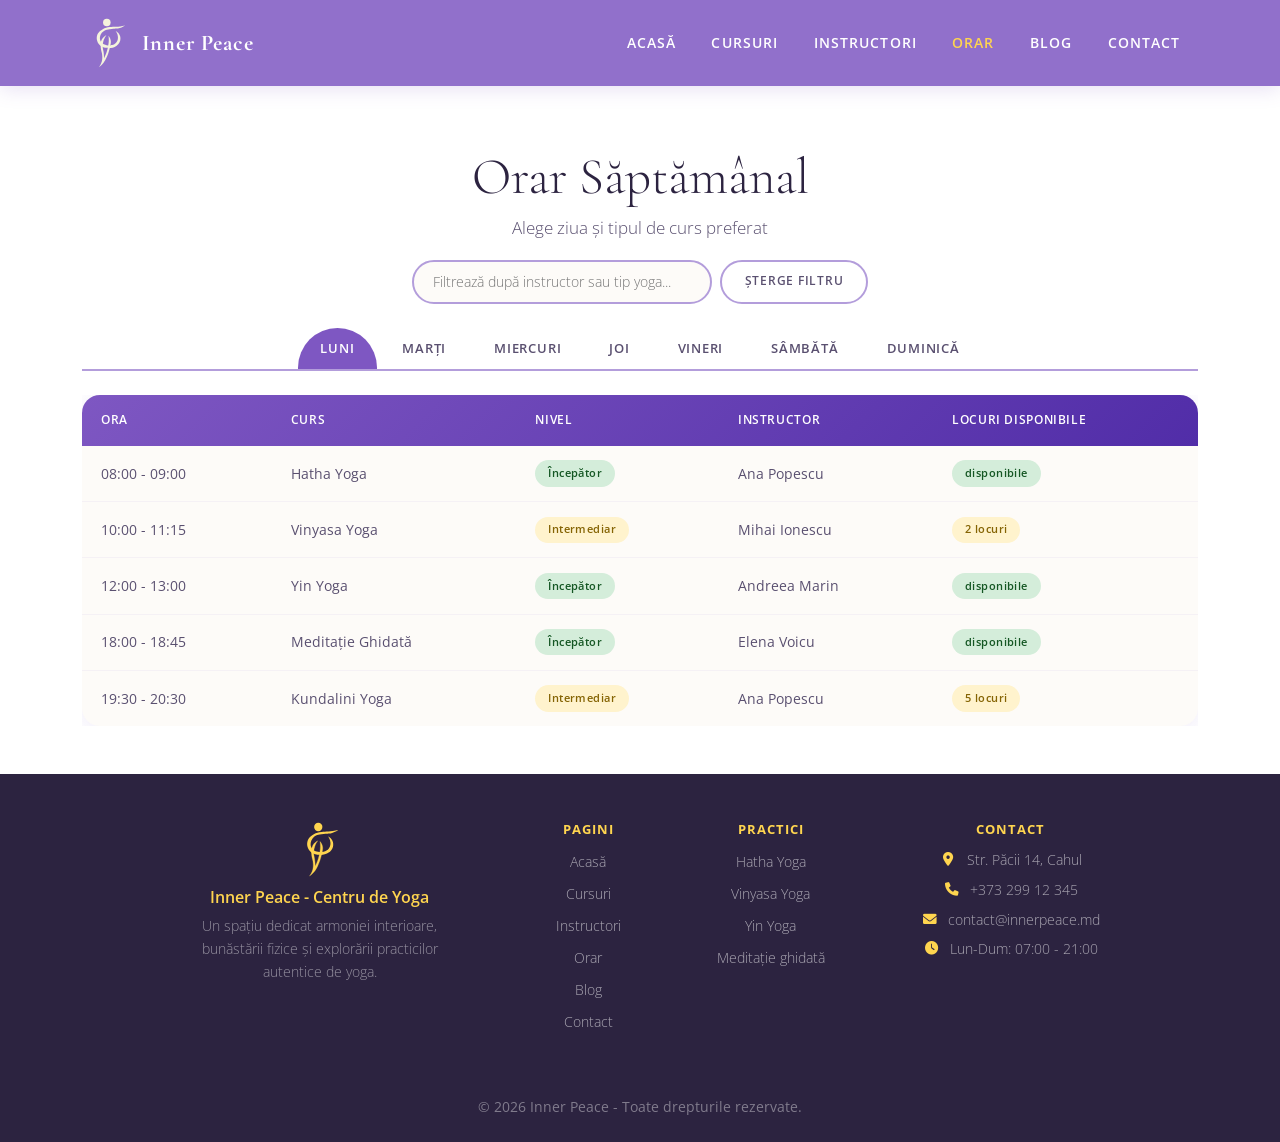
<file: schedule.html>
<!DOCTYPE html>
<html lang="ro">
<head>
    <meta charset="UTF-8">
    <meta name="viewport" content="width=device-width, initial-scale=1.0">
    <title>Inner Peace - Orar săptămânal</title>
    <meta name="description" content="Vezi orarul complet al cursurilor de yoga la Inner Peace. Alege ziua și tipul de curs preferat.">
    <link rel="icon" type="image/x-icon" href="favicon.ico">
    <link href="https://cdn.jsdelivr.net/npm/bootstrap@5.3.0-alpha1/dist/css/bootstrap.min.css" rel="stylesheet">
    <link rel="stylesheet" href="https://cdnjs.cloudflare.com/ajax/libs/font-awesome/6.0.0-beta3/css/all.min.css">
    <link href="https://fonts.googleapis.com/css2?family=Cormorant+Garamond:wght@300;400;600;700&family=Open+Sans:wght@300;400;600;700&display=swap" rel="stylesheet">
    <link rel="stylesheet" href="./css/style.css">
</head>
<body>
    <header>
        <nav class="navbar navbar-expand-lg fixed-top">
            <div class="container">
                <a class="navbar-brand" href="index.html">
                    <img src="./img/logo1.svg" class="navbar-logo" alt="Inner Peace Yoga Logo">
                    <span class="brand-text">Inner Peace</span>
                </a>
                <button class="navbar-toggler" type="button" data-bs-toggle="collapse" data-bs-target="#mainNav"
                    aria-controls="mainNav" aria-expanded="false" aria-label="Toggle navigation">
                    <span class="navbar-toggler-icon"></span>
                </button>
                <div class="collapse navbar-collapse" id="mainNav">
                    <ul class="navbar-nav ms-auto">
                        <li class="nav-item"><a class="nav-link" href="index.html">Acasă</a></li>
                        <li class="nav-item"><a class="nav-link" href="courses.html">Cursuri</a></li>
                        <li class="nav-item"><a class="nav-link" href="instructors.html">Instructori</a></li>
                        <li class="nav-item"><a class="nav-link active" href="schedule.html">Orar</a></li>
                        <li class="nav-item"><a class="nav-link" href="blog.html">Blog</a></li>
                        <li class="nav-item"><a class="nav-link" href="contact.html">Contact</a></li>
                    </ul>
                </div>
            </div>
        </nav>
    </header>

    <main>
        <section class="schedule-section py-5 mt-4">
            <div class="container">
                <h1 class="section-title text-center">Orar Săptămânal</h1>
                <p class="section-subtitle text-center mx-auto">Alege ziua și tipul de curs preferat</p>

                <div class="row mb-4">
                    <div class="col-md-6 mx-auto">
                        <div class="d-flex gap-2 flex-wrap justify-content-center">
                            <input type="text" id="scheduleFilter" class="schedule-filter-input" placeholder="Filtrează după instructor sau tip yoga...">
                            <button id="clearFilter" class="schedule-filter-clear">Șterge filtru</button>
                        </div>
                    </div>
                </div>

                <ul class="nav nav-tabs justify-content-center schedule-tabs" id="scheduleTabs" role="tablist">
                    <li class="nav-item" role="presentation">
                        <button class="schedule-tab active" data-bs-toggle="tab" data-bs-target="#luni" type="button" role="tab">Luni</button>
                    </li>
                    <li class="nav-item" role="presentation">
                        <button class="schedule-tab" data-bs-toggle="tab" data-bs-target="#marti" type="button" role="tab">Marți</button>
                    </li>
                    <li class="nav-item" role="presentation">
                        <button class="schedule-tab" data-bs-toggle="tab" data-bs-target="#miercuri" type="button" role="tab">Miercuri</button>
                    </li>
                    <li class="nav-item" role="presentation">
                        <button class="schedule-tab" data-bs-toggle="tab" data-bs-target="#joi" type="button" role="tab">Joi</button>
                    </li>
                    <li class="nav-item" role="presentation">
                        <button class="schedule-tab" data-bs-toggle="tab" data-bs-target="#vineri" type="button" role="tab">Vineri</button>
                    </li>
                    <li class="nav-item" role="presentation">
                        <button class="schedule-tab" data-bs-toggle="tab" data-bs-target="#sambata" type="button" role="tab">Sâmbătă</button>
                    </li>
                    <li class="nav-item" role="presentation">
                        <button class="schedule-tab" data-bs-toggle="tab" data-bs-target="#duminica" type="button" role="tab">Duminică</button>
                    </li>
                </ul>

                <div class="tab-content mt-4">
                    <div class="tab-pane fade show active" id="luni" role="tabpanel">
                        <div class="table-responsive">
                            <table class="schedule-table">
                                <thead>
                                    <tr>
                                        <th>Ora</th>
                                        <th>Curs</th>
                                        <th>Nivel</th>
                                        <th>Instructor</th>
                                        <th>Locuri disponibile</th>
                                    </tr>
                                </thead>
                                <tbody>
                                    <tr>
                                        <td>08:00 - 09:00</td>
                                        <td>Hatha Yoga</td>
                                        <td><span class="schedule-badge beginner">Începător</span></td>
                                        <td>Ana Popescu</td>
                                        <td><span class="schedule-badge available">disponibile</span></td>
                                    </tr>
                                    <tr>
                                        <td>10:00 - 11:15</td>
                                        <td>Vinyasa Yoga</td>
                                        <td><span class="schedule-badge intermediate">Intermediar</span></td>
                                        <td>Mihai Ionescu</td>
                                        <td><span class="schedule-badge limited">2 locuri</span></td>
                                    </tr>
                                    <tr>
                                        <td>12:00 - 13:00</td>
                                        <td>Yin Yoga</td>
                                        <td><span class="schedule-badge beginner">Începător</span></td>
                                        <td>Andreea Marin</td>
                                        <td><span class="schedule-badge available">disponibile</span></td>
                                    </tr>
                                    <tr>
                                        <td>18:00 - 18:45</td>
                                        <td>Meditație Ghidată</td>
                                        <td><span class="schedule-badge beginner">Începător</span></td>
                                        <td>Elena Voicu</td>
                                        <td><span class="schedule-badge available">disponibile</span></td>
                                    </tr>
                                    <tr>
                                        <td>19:30 - 20:30</td>
                                        <td>Kundalini Yoga</td>
                                        <td><span class="schedule-badge intermediate">Intermediar</span></td>
                                        <td>Ana Popescu</td>
                                        <td><span class="schedule-badge limited">5 locuri</span></td>
                                    </tr>
                                </tbody>
                            </table>
                        </div>
                    </div>

                    <div class="tab-pane fade" id="marti" role="tabpanel">
                        <div class="table-responsive">
                            <table class="schedule-table">
                                <thead>
                                    <tr><th>Ora</th><th>Curs</th><th>Nivel</th><th>Instructor</th><th>Locuri disponibile</th></tr>
                                </thead>
                                <tbody>
                                    <tr>
                                        <td>07:30 - 08:45</td>
                                        <td>Power Yoga</td>
                                        <td><span class="schedule-badge advanced">Avansat</span></td>
                                        <td>Mihai Ionescu</td>
                                        <td><span class="schedule-badge limited">3 locuri</span></td>
                                    </tr>
                                    <tr>
                                        <td>09:30 - 10:30</td>
                                        <td>Hatha Yoga</td>
                                        <td><span class="schedule-badge beginner">Începător</span></td>
                                        <td>Ana Popescu</td>
                                        <td><span class="schedule-badge available">disponibile</span></td>
                                    </tr>
                                    <tr>
                                        <td>17:00 - 18:15</td>
                                        <td>Ashtanga Yoga</td>
                                        <td><span class="schedule-badge advanced">Avansat</span></td>
                                        <td>Cristian Vasile</td>
                                        <td><span class="schedule-badge limited">1 loc</span></td>
                                    </tr>
                                    <tr>
                                        <td>19:00 - 19:45</td>
                                        <td>Meditație Ghidată</td>
                                        <td><span class="schedule-badge beginner">Începător</span></td>
                                        <td>Elena Voicu</td>
                                        <td><span class="schedule-badge available">disponibile</span></td>
                                    </tr>
                                </tbody>
                            </table>
                        </div>
                    </div>

                    <div class="tab-pane fade" id="miercuri" role="tabpanel">
                        <div class="table-responsive">
                            <table class="schedule-table">
                                <thead>
                                    <tr><th>Ora</th><th>Curs</th><th>Nivel</th><th>Instructor</th><th>Locuri disponibile</th></tr>
                                </thead>
                                <tbody>
                                    <tr>
                                        <td>08:00 - 09:00</td>
                                        <td>Yin Yoga</td>
                                        <td><span class="schedule-badge beginner">Începător</span></td>
                                        <td>Andreea Marin</td>
                                        <td><span class="schedule-badge available">disponibile</span></td>
                                    </tr>
                                    <tr>
                                        <td>10:30 - 11:45</td>
                                        <td>Vinyasa Yoga</td>
                                        <td><span class="schedule-badge intermediate">Intermediar</span></td>
                                        <td>Mihai Ionescu</td>
                                        <td><span class="schedule-badge available">disponibile</span></td>
                                    </tr>
                                    <tr>
                                        <td>12:30 - 13:30</td>
                                        <td>Kundalini Yoga</td>
                                        <td><span class="schedule-badge intermediate">Intermediar</span></td>
                                        <td>Ana Popescu</td>
                                        <td><span class="schedule-badge limited">4 locuri</span></td>
                                    </tr>
                                    <tr>
                                        <td>19:00 - 19:45</td>
                                        <td>Meditație Ghidată</td>
                                        <td><span class="schedule-badge beginner">Începător</span></td>
                                        <td>Elena Voicu</td>
                                        <td><span class="schedule-badge available">disponibile</span></td>
                                    </tr>
                                </tbody>
                            </table>
                        </div>
                    </div>

                    <div class="tab-pane fade" id="joi" role="tabpanel">
                        <div class="table-responsive">
                            <table class="schedule-table">
                                <thead>
                                    <tr><th>Ora</th><th>Curs</th><th>Nivel</th><th>Instructor</th><th>Locuri disponibile</th></tr>
                                </thead>
                                <tbody>
                                    <tr>
                                        <td>08:00 - 09:15</td>
                                        <td>Ashtanga Yoga</td>
                                        <td><span class="schedule-badge advanced">Avansat</span></td>
                                        <td>Cristian Vasile</td>
                                        <td><span class="schedule-badge limited">2 locuri</span></td>
                                    </tr>
                                    <tr>
                                        <td>10:00 - 11:00</td>
                                        <td>Hatha Yoga</td>
                                        <td><span class="schedule-badge beginner">Începător</span></td>
                                        <td>Ana Popescu</td>
                                        <td><span class="schedule-badge available">disponibile</span></td>
                                    </tr>
                                    <tr>
                                        <td>17:30 - 18:30</td>
                                        <td>Restorative Yoga</td>
                                        <td><span class="schedule-badge intermediate">Intermediar</span></td>
                                        <td>Andreea Marin</td>
                                        <td><span class="schedule-badge available">disponibile</span></td>
                                    </tr>
                                    <tr>
                                        <td>19:30 - 20:30</td>
                                        <td>Iyengar Yoga</td>
                                        <td><span class="schedule-badge intermediate">Intermediar</span></td>
                                        <td>Alexandru Ștefan</td>
                                        <td><span class="schedule-badge available">disponibile</span></td>
                                    </tr>
                                </tbody>
                            </table>
                        </div>
                    </div>

                    <div class="tab-pane fade" id="vineri" role="tabpanel">
                        <div class="table-responsive">
                            <table class="schedule-table">
                                <thead>
                                    <tr><th>Ora</th><th>Curs</th><th>Nivel</th><th>Instructor</th><th>Locuri disponibile</th></tr>
                                </thead>
                                <tbody>
                                    <tr>
                                        <td>07:30 - 08:45</td>
                                        <td>Power Yoga</td>
                                        <td><span class="schedule-badge advanced">Avansat</span></td>
                                        <td>Mihai Ionescu</td>
                                        <td><span class="schedule-badge limited">1 loc</span></td>
                                    </tr>
                                    <tr>
                                        <td>09:30 - 10:30</td>
                                        <td>Yin Yoga</td>
                                        <td><span class="schedule-badge beginner">Începător</span></td>
                                        <td>Andreea Marin</td>
                                        <td><span class="schedule-badge available">disponibile</span></td>
                                    </tr>
                                    <tr>
                                        <td>12:00 - 13:15</td>
                                        <td>Vinyasa Yoga</td>
                                        <td><span class="schedule-badge intermediate">Intermediar</span></td>
                                        <td>Mihai Ionescu</td>
                                        <td><span class="schedule-badge available">disponibile</span></td>
                                    </tr>
                                    <tr>
                                        <td>18:00 - 18:45</td>
                                        <td>Meditație Ghidată</td>
                                        <td><span class="schedule-badge beginner">Începător</span></td>
                                        <td>Elena Voicu</td>
                                        <td><span class="schedule-badge available">disponibile</span></td>
                                    </tr>
                                </tbody>
                            </table>
                        </div>
                    </div>

                    <div class="tab-pane fade" id="sambata" role="tabpanel">
                        <div class="table-responsive">
                            <table class="schedule-table">
                                <thead>
                                    <tr><th>Ora</th><th>Curs</th><th>Nivel</th><th>Instructor</th><th>Locuri disponibile</th></tr>
                                </thead>
                                <tbody>
                                    <tr>
                                        <td>09:00 - 10:15</td>
                                        <td>Vinyasa Yoga</td>
                                        <td><span class="schedule-badge intermediate">Intermediar</span></td>
                                        <td>Mihai Ionescu</td>
                                        <td><span class="schedule-badge available">disponibile</span></td>
                                    </tr>
                                    <tr>
                                        <td>11:00 - 12:00</td>
                                        <td>Family Yoga</td>
                                        <td><span class="schedule-badge beginner">Începător</span></td>
                                        <td>Ioana Rădulescu</td>
                                        <td><span class="schedule-badge available">disponibile</span></td>
                                    </tr>
                                    <tr>
                                        <td>13:00 - 14:00</td>
                                        <td>Yoga Nidra</td>
                                        <td><span class="schedule-badge beginner">Începător</span></td>
                                        <td>Maria Dumitrescu</td>
                                        <td><span class="schedule-badge available">disponibile</span></td>
                                    </tr>
                                </tbody>
                            </table>
                        </div>
                    </div>

                    <div class="tab-pane fade" id="duminica" role="tabpanel">
                        <div class="table-responsive">
                            <table class="schedule-table">
                                <thead>
                                    <tr><th>Ora</th><th>Curs</th><th>Nivel</th><th>Instructor</th><th>Locuri disponibile</th></tr>
                                </thead>
                                <tbody>
                                    <tr>
                                        <td>10:00 - 11:00</td>
                                        <td>Yin Yoga</td>
                                        <td><span class="schedule-badge beginner">Începător</span></td>
                                        <td>Andreea Marin</td>
                                        <td><span class="schedule-badge available">disponibile</span></td>
                                    </tr>
                                    <tr>
                                        <td>12:00 - 13:00</td>
                                        <td>Meditație Ghidată</td>
                                        <td><span class="schedule-badge beginner">Începător</span></td>
                                        <td>Elena Voicu</td>
                                        <td><span class="schedule-badge available">disponibile</span></td>
                                    </tr>
                                    <tr>
                                        <td>15:00 - 16:30</td>
                                        <td>Workshop Săptămânal</td>
                                        <td><span class="schedule-badge all">Toate nivelurile</span></td>
                                        <td>Toți instructorii</td>
                                        <td><span class="schedule-badge limited">8 locuri</span></td>
                                    </tr>
                                </tbody>
                            </table>
                        </div>
                    </div>
                </div>
            </div>
        </section>
    </main>

    <footer class="footer">
        <div class="container">
            <div class="footer-top">
                <div class="footer-brand">
                    <img src="./img/logo2.svg" class="footer-logo-img" alt="Inner Peace Yoga Logo">
                    <p class="footer-slogan">Inner Peace - Centru de Yoga</p>
                    <p class="footer-description">Un spațiu dedicat armoniei interioare, bunăstării fizice și explorării practicilor autentice de yoga.</p>
                </div>
                <div class="footer-links">
                    <div class="footer-column">
                        <h2>PAGINI</h2>
                        <ul>
                            <li><a href="index.html">Acasă</a></li>
                            <li><a href="courses.html">Cursuri</a></li>
                            <li><a href="instructors.html">Instructori</a></li>
                            <li><a href="schedule.html">Orar</a></li>
                            <li><a href="blog.html">Blog</a></li>
                            <li><a href="contact.html">Contact</a></li>
                        </ul>
                    </div>
                    <div class="footer-column">
                        <h2>PRACTICI</h2>
                        <ul>
                            <li><a href="courses.html">Hatha Yoga</a></li>
                            <li><a href="courses.html">Vinyasa Yoga</a></li>
                            <li><a href="courses.html">Yin Yoga</a></li>
                            <li><a href="courses.html">Meditație ghidată</a></li>
                        </ul>
                    </div>
                    <div class="footer-column">
                        <h2>CONTACT</h2>
                        <ul class="footer-contact-list">
                            <li><i class="fas fa-map-marker-alt"></i> Str. Păcii 14, Cahul</li>
                            <li><i class="fas fa-phone"></i> +373 299 12 345</li>
                            <li><i class="fas fa-envelope"></i> contact@innerpeace.md</li>
                            <li><i class="fas fa-clock"></i> Lun-Dum: 07:00 - 21:00</li>
                        </ul>
                    </div>
                </div>
            </div>
            <div class="footer-bottom">
                <p>© 2026 Inner Peace - Toate drepturile rezervate.</p>
            </div>
        </div>
    </footer>

    <button id="backToTop" class="back-to-top" aria-label="Înapoi sus">
        <i class="fas fa-arrow-up"></i>
    </button>

    <script src="https://cdn.jsdelivr.net/npm/bootstrap@5.3.0-alpha1/dist/js/bootstrap.bundle.min.js"></script>
    <script src="./js/main.js" defer></script>
    
    <script>
        document.addEventListener('DOMContentLoaded', function () {
            const filterInput = document.getElementById('scheduleFilter');
            const clearBtn = document.getElementById('clearFilter');

            if (filterInput) {
                filterInput.addEventListener('input', function () {
                    const searchTerm = this.value.toLowerCase().trim();
                    const tables = document.querySelectorAll('.schedule-table');

                    tables.forEach(table => {
                        const rows = table.querySelectorAll('tbody tr');
                        rows.forEach(row => {
                            const text = row.textContent.toLowerCase();
                            if (searchTerm === '' || text.includes(searchTerm)) {
                                row.style.display = '';
                            } else {
                                row.style.display = 'none';
                            }
                        });
                    });
                });

                if (clearBtn) {
                    clearBtn.addEventListener('click', function () {
                        filterInput.value = '';
                        filterInput.dispatchEvent(new Event('input'));
                    });
                }
            }

            console.log('Schedule page loaded successfully!');
        });
    </script>
</body>
</html>
</file>
<file: css/style.css>
:root {
    --lavender: #7E57C2;
    --lavender-light: #B39DDB;
    --lavender-dark: #512DA8;
    --lavender-soft: #9B7BCE;
    --gold: #FFD54F;
    --gold-dark: #F9A825;
    --beige: #FAF6F0;
    --beige-light: #FDFBF8;
    --white: #FFFFFF;
    --text-dark: #2C2340;
    --text-mid: #5A5070;
    --text-light: #9E8FB2;
    --shadow: 0 8px 40px rgba(126, 87, 194, .15);
    --shadow-card: 0 4px 24px rgba(126, 87, 194, .12);
    --radius: 18px;
    --transition: .35s cubic-bezier(.4, 0, .2, 1);
}

*,
*::before,
*::after {
    box-sizing: border-box;
    margin: 0;
    padding: 0;
}

html {
    scroll-behavior: smooth;
}

body {
    font-family: 'Open Sans', sans-serif;
    font-size: 16px;
    color: var(--text-dark);
    background: var(--white);
    overflow-x: hidden;
    padding-top: 76px;
}

h1,
h2,
h3,
h4,
h5 {
    font-family: 'Cormorant Garamond', serif;
    line-height: 1.15;
}

img {
    max-width: 100%;
    height: auto;
    display: block;
}

a {
    text-decoration: none;
    color: inherit;
}

::-webkit-scrollbar {
    width: 6px;
}
::-webkit-scrollbar-track {
    background: var(--beige-dark);
}
::-webkit-scrollbar-thumb {
    background: var(--lavender-light);
    border-radius: 3px;
}

.navbar {
    position: fixed;
    top: 0;
    left: 0;
    right: 0;
    z-index: 1000;
    padding: 0.8rem 0;
    transition: background var(--transition), box-shadow var(--transition), padding var(--transition);
    background: rgba(126, 87, 194, 0.85);
    backdrop-filter: blur(10px);
    -webkit-backdrop-filter: blur(10px);
    box-shadow: 0 2px 20px rgba(126, 87, 194, 0.2);
}

.navbar.scrolled {
    background: rgba(126, 87, 194, 0.92);
    backdrop-filter: blur(12px);
    -webkit-backdrop-filter: blur(12px);
    box-shadow: 0 2px 30px rgba(126, 87, 194, 0.3);
    padding: .5rem 0;
}

.navbar-brand {
    display: flex;
    align-items: center;
    gap: 0.6rem;
}

.navbar-logo {
    height: 50px;
    width: auto;
    display: block;
    transition: height var(--transition);
}

.navbar.scrolled .navbar-logo {
    height: 40px;
}

.brand-text {
    font-family: 'Cormorant Garamond', serif;
    font-size: 1.4rem;
    font-weight: 700;
    color: var(--white);
    letter-spacing: .04em;
    transition: color var(--transition), font-size var(--transition);
}

.navbar.scrolled .brand-text {
    font-size: 1.2rem;
}

.nav-link {
    font-size: .88rem;
    font-weight: 600;
    letter-spacing: .08em;
    text-transform: uppercase;
    color: var(--white) !important;
    padding: .35rem 1.1rem !important;
    transition: color var(--transition);
    border-radius: 8px;
}

.nav-link:hover {
    color: var(--gold) !important;
}

.nav-link.active {
    color: var(--gold) !important;
}

.navbar-toggler {
    border: none;
    outline: none;
    box-shadow: none !important;
}

.navbar-toggler-icon {
    filter: invert(1) brightness(2);
}

.hero {
    position: relative;
    min-height: calc(100vh - 76px);
    display: flex;
    align-items: center;
    overflow: hidden;
    margin-top: -76px;
    padding-top: 0;
}

.hero-bg-img {
    position: absolute;
    inset: 0;
    width: 100%;
    height: 100%;
    object-fit: cover;
    z-index: 0;
}

.hero-content {
    position: relative;
    z-index: 1;
    padding-top: 100px;
    padding-left: 80px;
    padding-right: 80px;
    padding-bottom: 40px;
}

.hero-badge {
    font-size: .9rem;
    font-weight: 600;
    letter-spacing: .12em;
    text-transform: uppercase;
    color: var(--gold);
    margin-bottom: 0.5rem;
}

.hero h1 {
    font-size: clamp(2.8rem, 5vw, 4.8rem);
    font-weight: 300;
    color: var(--white);
    line-height: 1.08;
    margin-bottom: 0.7rem;
}

.hero h1 em {
    font-style: italic;
    color: var(--gold);
}

.hero-description {
    font-size: 1.1rem;
    font-weight: 300;
    color: rgba(255, 255, 255, .9);
    max-width: 540px;
    line-height: 1.7;
    margin-bottom: 1.6rem;
}

.hero-buttons {
    display: flex;
    flex-wrap: wrap;
    gap: 0.9rem;
}

.btn-hero-primary {
    display: inline-flex;
    align-items: center;
    gap: .5rem;
    background: var(--gold);
    color: var(--text-dark);
    font-weight: 600;
    font-size: .92rem;
    letter-spacing: .05em;
    padding: .8rem 2rem;
    border-radius: 50px;
    border: none;
    cursor: pointer;
    transition: transform var(--transition), box-shadow var(--transition), background var(--transition);
}

.btn-hero-primary:hover {
    background: var(--gold-dark);
    transform: translateY(-3px);
    box-shadow: 0 8px 32px rgba(249, 168, 37, .45);
    color: var(--text-dark);
}

.btn-hero-secondary {
    display: inline-flex;
    align-items: center;
    gap: .5rem;
    background: transparent;
    color: var(--white);
    font-weight: 400;
    font-size: .92rem;
    padding: .8rem 1.8rem;
    border-radius: 50px;
    border: 1px solid rgba(255, 255, 255, .4);
    cursor: pointer;
    transition: border-color var(--transition), background var(--transition), transform var(--transition);
}

.btn-hero-secondary:hover {
    border-color: rgba(255, 255, 255, .85);
    background: rgba(255, 255, 255, .1);
    transform: translateY(-3px);
    color: var(--white);
}

.section-title {
    font-size: clamp(2rem, 4vw, 3.2rem);
    font-weight: 300;
    color: var(--text-dark);
    line-height: 1.15;
    margin-bottom: .4rem;
}

.section-title strong {
    font-weight: 600;
    color: var(--text-dark);
}

.section-subtitle {
    font-size: 1.05rem;
    font-weight: 300;
    color: var(--text-mid);
    line-height: 1.8;
    max-width: 540px;
}

.yoga-types {
    background: var(--white);
    padding: 4rem 0;
}

.yoga-card {
    background: var(--beige-light);
    border-radius: var(--radius);
    overflow: hidden;
    box-shadow: var(--shadow-card);
    transition: transform var(--transition), box-shadow var(--transition);
    height: 100%;
}

.yoga-card:hover {
    transform: translateY(-8px);
    box-shadow: var(--shadow);
}

.yoga-card-img {
    height: 240px;
    object-fit: cover;
    width: 100%;
    transition: transform .5s ease;
}

.yoga-card:hover .yoga-card-img {
    transform: scale(1.06);
}

.yoga-card-img-wrap {
    overflow: hidden;
}

.yoga-card-body {
    padding: 1.4rem;
}

.yoga-card-tag {
    display: inline-block;
    font-size: .65rem;
    font-weight: 600;
    letter-spacing: .12em;
    text-transform: uppercase;
    color: var(--lavender);
    background: rgba(126, 87, 194, .1);
    padding: .25rem .7rem;
    border-radius: 50px;
    margin-bottom: .5rem;
}

.yoga-card h3 {
    font-size: 1.3rem;
    font-weight: 600;
    color: var(--text-dark);
    margin-bottom: .3rem;
}

.yoga-card p {
    font-size: .88rem;
    font-weight: 300;
    color: var(--text-mid);
    line-height: 1.6;
    margin-bottom: 0.8rem;
}

.yoga-card-link {
    display: inline-block;
    font-size: .78rem;
    font-weight: 600;
    letter-spacing: .08em;
    text-transform: uppercase;
    color: var(--lavender);
    transition: color var(--transition);
}

.yoga-card-link:hover {
    color: var(--lavender-dark);
}

.courses-section {
    background: var(--white);
    padding: 4rem 0;
}

.courses-section .yoga-card-img {
    height: 260px;
}

.filter-btn {
    font-size: .78rem;
    font-weight: 600;
    letter-spacing: .06em;
    text-transform: uppercase;
    padding: .5rem 1.4rem;
    border-radius: 50px;
    border: 2px solid var(--lavender-light);
    color: var(--text-mid);
    background: transparent;
    transition: all var(--transition);
    cursor: pointer;
}

.filter-btn:hover {
    background: var(--lavender);
    color: var(--white);
    border-color: var(--lavender);
}

.filter-btn.active {
    background: var(--lavender);
    color: var(--white);
    border-color: var(--lavender);
}

.course-details-btn {
    display: inline-block;
    font-size: .78rem;
    font-weight: 600;
    letter-spacing: .08em;
    text-transform: uppercase;
    color: var(--lavender);
    background: transparent;
    border: none;
    padding: 0;
    cursor: pointer;
    transition: color var(--transition);
}

.course-details-btn:hover {
    color: var(--lavender-dark);
}

.course-details-btn i {
    transition: transform var(--transition);
}

.course-details-btn[aria-expanded="true"] i {
    transform: rotate(180deg);
}

.course-details {
    background: var(--beige);
    padding: 0.8rem 1rem;
    border-radius: 12px;
    font-size: .88rem;
    color: var(--text-mid);
    line-height: 1.7;
}

.course-details p {
    margin: 0;
}

.decorative-img-wrap {
    overflow: hidden;
    border-radius: var(--radius);
    box-shadow: var(--shadow-card);
    height: 200px;
}

.decorative-img {
    width: 100%;
    height: 100%;
    object-fit: cover;
    transition: transform .5s ease;
}

.decorative-img-wrap:hover .decorative-img {
    transform: scale(1.05);
}

.instructors-section {
    background: var(--white);
    padding: 4rem 0;
}

.instructor-portrait {
    height: 380px;
}

.instructor-portrait .yoga-card-img {
    height: 100%;
    object-fit: cover;
    object-position: center top;
}

.cert-img-wrap {
    overflow: hidden;
    border-radius: var(--radius);
    box-shadow: var(--shadow-card);
    height: 250px;
    transition: transform var(--transition), box-shadow var(--transition);
}

.cert-img-wrap:hover {
    transform: translateY(-8px);
    box-shadow: var(--shadow);
}

.cert-img {
    width: 100%;
    height: 100%;
    object-fit: cover;
    transition: transform .5s ease;
}

.cert-img-wrap:hover .cert-img {
    transform: scale(1.05);
}

.why-section {
    background: var(--white);
    padding: 4rem 0;
}

.benefit-list {
    background: var(--beige-light);
    border-radius: var(--radius);
    padding: 1.5rem 2rem;
    box-shadow: var(--shadow-card);
}

.benefit-item {
    font-size: 1rem;
    font-weight: 300;
    color: var(--text-mid);
    line-height: 1.8;
    padding: .6rem 0;
}

.benefit-item:last-child {
    padding-bottom: 0;
}

.counter-section {
    background: var(--beige);
    padding: 4rem 0;
    border-top: 1px solid rgba(126, 87, 194, .08);
    border-bottom: 1px solid rgba(126, 87, 194, .08);
}

.counter-item {
    text-align: center;
    padding: 0.8rem;
}

.counter-num {
    font-family: 'Cormorant Garamond', serif;
    font-size: 3.5rem;
    font-weight: 700;
    color: var(--lavender);
    line-height: 1;
    margin-bottom: 0.2rem;
    display: flex;
    align-items: baseline;
    justify-content: center;
    gap: .1rem;
}

.counter-num .plus {
    font-size: 2rem;
    color: var(--gold);
    margin-left: .1rem;
}

.counter-label {
    font-size: .85rem;
    font-weight: 600;
    letter-spacing: .12em;
    text-transform: uppercase;
    color: var(--text-mid);
}

.testimonials-section {
    background: var(--white);
    padding: 4rem 0;
}

.testimonials-slider {
    position: relative;
    overflow: hidden;
}

.testimonials-track {
    display: flex;
    transition: transform .55s cubic-bezier(.4, 0, .2, 1);
}

.testimonial-slide {
    min-width: 100%;
    padding: 0 0.5rem;
}

.testimonial-card {
    background: var(--beige-light);
    border-radius: 20px;
    padding: 1.5rem 2rem;
    box-shadow: var(--shadow-card);
    max-width: 720px;
    margin: 0 auto;
    display: flex;
    flex-direction: column;
}

.testimonial-author {
    display: flex;
    align-items: center;
    gap: 0.8rem;
    margin-bottom: 0.8rem;
    order: 1;
}

.testimonial-avatar {
    width: 48px;
    height: 48px;
    border-radius: 50%;
    object-fit: cover;
    border: 3px solid var(--lavender-light);
}

.testimonial-author-name {
    font-weight: 600;
    font-size: .9rem;
    color: var(--text-dark);
    margin-bottom: .05rem;
}

.testimonial-author-role {
    font-size: .75rem;
    color: var(--text-light);
    font-weight: 300;
}

.testimonial-text {
    font-family: 'Cormorant Garamond', serif;
    font-size: 1.2rem;
    font-weight: 400;
    font-style: italic;
    color: var(--text-dark);
    line-height: 1.7;
    margin-bottom: 1rem;
    order: 2;
}

.testimonial-stars {
    display: flex;
    gap: .2rem;
    color: var(--gold-dark);
    font-size: .85rem;
    order: 3;
}

.slider-controls {
    display: flex;
    justify-content: center;
    align-items: center;
    gap: 1rem;
    margin-top: 1.5rem;
}

.slider-btn {
    width: 38px;
    height: 38px;
    border-radius: 50%;
    border: 2px solid var(--lavender-light);
    background: transparent;
    color: var(--lavender);
    font-size: .75rem;
    cursor: pointer;
    display: flex;
    align-items: center;
    justify-content: center;
    transition: background var(--transition), color var(--transition), border-color var(--transition);
}

.slider-btn:hover {
    background: var(--lavender);
    color: var(--white);
    border-color: var(--lavender);
}

.slider-dots {
    display: flex;
    gap: .4rem;
    align-items: center;
}

.slider-dot {
    width: 8px;
    height: 8px;
    border-radius: 50%;
    background: var(--lavender-light);
    border: none;
    cursor: pointer;
    transition: background var(--transition), transform var(--transition), width var(--transition);
    padding: 0;
}

.slider-dot.active {
    background: var(--lavender);
    transform: scale(1.2);
    width: 22px;
    border-radius: 5px;
}

.schedule-section {
    background: var(--white);
    padding: 4rem 0;
}

.schedule-filter-input {
    border: 2px solid var(--lavender-light);
    border-radius: 50px;
    padding: 0.6rem 1.2rem;
    font-size: .88rem;
    font-weight: 300;
    color: var(--text-dark);
    background: var(--beige-light);
    transition: border-color var(--transition), box-shadow var(--transition);
    max-width: 300px;
    width: 100%;
    outline: none;
}

.schedule-filter-input:focus {
    border-color: var(--lavender);
    box-shadow: 0 0 0 4px rgba(126, 87, 194, .1);
}

.schedule-filter-clear {
    border: 2px solid var(--lavender-light);
    border-radius: 50px;
    padding: 0.6rem 1.4rem;
    font-size: .78rem;
    font-weight: 600;
    letter-spacing: .06em;
    text-transform: uppercase;
    color: var(--text-mid);
    background: transparent;
    transition: all var(--transition);
    cursor: pointer;
}

.schedule-filter-clear:hover {
    background: var(--lavender);
    color: var(--white);
    border-color: var(--lavender);
}

.schedule-tabs {
    border-bottom: 2px solid var(--lavender-light);
    gap: 0.2rem;
}

.schedule-tab {
    border: none;
    background: transparent;
    padding: 0.7rem 1.4rem;
    font-size: .8rem;
    font-weight: 600;
    letter-spacing: .06em;
    text-transform: uppercase;
    color: var(--text-mid);
    border-radius: 50px 50px 0 0;
    transition: all var(--transition);
    cursor: pointer;
}

.schedule-tab:hover {
    color: var(--lavender);
    background: rgba(126, 87, 194, .05);
}

.schedule-tab.active {
    color: var(--white);
    background: var(--lavender);
}

.schedule-table {
    width: 100%;
    background: var(--beige-light);
    border-radius: var(--radius);
    overflow: hidden;
    box-shadow: var(--shadow-card);
    border-collapse: collapse;
}

.schedule-table thead {
    background: linear-gradient(135deg, var(--lavender), var(--lavender-dark));
    color: var(--white);
}

.schedule-table th {
    font-size: .78rem;
    font-weight: 600;
    letter-spacing: .05em;
    text-transform: uppercase;
    padding: 1rem 1.2rem;
    text-align: left;
    border: none;
}

.schedule-table td {
    padding: 0.9rem 1.2rem;
    vertical-align: middle;
    border-bottom: 1px solid rgba(126, 87, 194, .06);
    font-size: .9rem;
    color: var(--text-mid);
}

.schedule-table tbody tr:hover td {
    background: rgba(126, 87, 194, .04);
}

.schedule-table tbody tr:last-child td {
    border-bottom: none;
}

.schedule-badge {
    display: inline-block;
    font-size: .7rem;
    font-weight: 600;
    padding: .3rem .8rem;
    border-radius: 50px;
    letter-spacing: .04em;
}

.schedule-badge.beginner {
    background: #d4edda;
    color: #155724;
}

.schedule-badge.intermediate {
    background: #fff3cd;
    color: #856404;
}

.schedule-badge.advanced {
    background: #f8d7da;
    color: #721c24;
}

.schedule-badge.all {
    background: #cce5ff;
    color: #004085;
}

.schedule-badge.available {
    background: #d4edda;
    color: #155724;
}

.schedule-badge.limited {
    background: #fff3cd;
    color: #856404;
}

.blog-section {
    background: var(--white);
    padding: 4rem 0;
}

.blog-card {
    background: var(--beige-light);
    border-radius: var(--radius);
    overflow: hidden;
    box-shadow: var(--shadow-card);
    transition: transform var(--transition), box-shadow var(--transition);
    margin-bottom: 1.5rem;
}

.blog-card:hover {
    transform: translateY(-6px);
    box-shadow: var(--shadow);
}

.blog-card-img-wrap {
    overflow: hidden;
    height: 220px;
}

.blog-card-img {
    width: 100%;
    height: 100%;
    object-fit: cover;
    transition: transform .5s ease;
}

.blog-card:hover .blog-card-img {
    transform: scale(1.05);
}

.blog-card-body {
    padding: 1.5rem;
}

.blog-card-tag {
    display: inline-block;
    font-size: .65rem;
    font-weight: 600;
    letter-spacing: .08em;
    text-transform: uppercase;
    padding: .25rem .8rem;
    border-radius: 50px;
    margin-bottom: .5rem;
}

.blog-card-tag.meditatie {
    background: rgba(126, 87, 194, .15);
    color: var(--lavender);
}

.blog-card-tag.wellness {
    background: rgba(40, 167, 69, .15);
    color: #28a745;
}

.blog-card-tag.yoga {
    background: rgba(23, 162, 184, .15);
    color: #17a2b8;
}

.blog-card h3 {
    font-size: 1.3rem;
    font-weight: 600;
    color: var(--text-dark);
    margin-bottom: .2rem;
}

.blog-date {
    font-size: .78rem;
    color: var(--text-light);
    margin-bottom: .6rem;
}

.blog-card-body p {
    font-size: .9rem;
    font-weight: 300;
    color: var(--text-mid);
    line-height: 1.7;
    margin-bottom: .8rem;
}

.blog-read-more {
    display: inline-block;
    font-size: .78rem;
    font-weight: 600;
    letter-spacing: .05em;
    text-transform: uppercase;
    color: var(--lavender);
    transition: color var(--transition);
}

.blog-read-more:hover {
    color: var(--lavender-dark);
}

/* Blog sidebar */
.blog-sidebar {
    display: flex;
    flex-direction: column;
    gap: 1.5rem;
}

.timer-card {
    background: linear-gradient(135deg, var(--lavender-dark) 0%, var(--lavender) 50%, var(--lavender-light) 100%);
    border-radius: var(--radius);
    padding: 2rem 1.8rem;
    text-align: center;
    box-shadow: var(--shadow-card);
    color: var(--white);
}

.timer-title {
    font-family: 'Cormorant Garamond', serif;
    font-size: 1.3rem;
    font-weight: 600;
    color: var(--white);
    margin-bottom: 1.2rem;
    letter-spacing: .04em;
}

.timer-display {
    font-family: 'Cormorant Garamond', serif;
    font-size: 4.2rem;
    font-weight: 700;
    color: var(--gold);
    line-height: 1;
    margin-bottom: 1.4rem;
    text-shadow: 0 2px 20px rgba(255, 213, 79, .2);
    letter-spacing: .04em;
}

.timer-controls {
    display: flex;
    flex-wrap: wrap;
    justify-content: center;
    gap: 0.6rem;
    margin-bottom: 0.8rem;
}

.timer-btn {
    font-size: .8rem;
    font-weight: 600;
    padding: .6rem 1.6rem;
    border-radius: 50px;
    border: none;
    cursor: pointer;
    transition: all var(--transition);
    letter-spacing: .04em;
}

.timer-btn:hover {
    transform: translateY(-2px);
}

.timer-start {
    background: var(--gold);
    color: var(--text-dark);
}

.timer-start:hover {
    background: var(--gold-dark);
    box-shadow: 0 4px 20px rgba(255, 213, 79, .4);
}

.timer-pause {
    background: rgba(255, 255, 255, .2);
    color: var(--white);
    backdrop-filter: blur(4px);
}

.timer-pause:hover {
    background: rgba(255, 255, 255, .3);
}

.timer-reset {
    background: rgba(255, 255, 255, .1);
    color: var(--white);
    backdrop-filter: blur(4px);
}

.timer-reset:hover {
    background: rgba(255, 255, 255, .2);
}

.timer-hint {
    font-size: .78rem;
    color: rgba(255, 255, 255, .6);
    margin: 0;
    font-weight: 300;
}

.resources-card {
    background: var(--beige-light);
    border-radius: var(--radius);
    padding: 1.5rem;
    box-shadow: var(--shadow-card);
}

.resources-title {
    font-family: 'Cormorant Garamond', serif;
    font-size: 1.2rem;
    font-weight: 600;
    color: var(--text-dark);
    margin-bottom: 1rem;
}

.resources-list {
    list-style: none;
    padding: 0;
    margin: 0 0 1rem 0;
}

.resources-list li {
    margin-bottom: .5rem;
}

.resources-list li a {
    display: flex;
    align-items: center;
    gap: 0.6rem;
    font-size: .9rem;
    font-weight: 300;
    color: var(--text-mid);
    transition: color var(--transition);
}

.resources-list li a:hover {
    color: var(--lavender);
}

.resources-list li a i {
    width: 20px;
    color: var(--lavender);
    font-size: .85rem;
}

.resources-tags {
    display: flex;
    flex-wrap: wrap;
    gap: 0.5rem;
    padding-top: 1rem;
    border-top: 1px solid rgba(126, 87, 194, .08);
}

.res-tag {
    display: inline-block;
    font-size: .65rem;
    font-weight: 600;
    letter-spacing: .04em;
    padding: .25rem .8rem;
    border-radius: 50px;
}

.res-tag.meditatie {
    background: rgba(126, 87, 194, .12);
    color: var(--lavender);
}

.res-tag.wellness {
    background: rgba(40, 167, 69, .12);
    color: #28a745;
}

.res-tag.yoga {
    background: rgba(23, 162, 184, .12);
    color: #17a2b8;
}

.blog-section .filter-btn {
    font-size: .78rem;
    font-weight: 600;
    letter-spacing: .06em;
    text-transform: uppercase;
    padding: .4rem 1.2rem;
    border-radius: 50px;
    border: 2px solid var(--lavender-light);
    color: var(--text-mid);
    background: transparent;
    transition: all var(--transition);
    cursor: pointer;
}

.blog-section .filter-btn:hover {
    background: var(--lavender);
    color: var(--white);
    border-color: var(--lavender);
}

.blog-section .filter-btn.active {
    background: var(--lavender);
    color: var(--white);
    border-color: var(--lavender);
}

.contact-section {
    background: var(--white);
    padding: 4rem 0;
}

.contact-form-card {
    background: var(--beige-light);
    border-radius: var(--radius);
    padding: 2.5rem;
    box-shadow: var(--shadow-card);
}

.contact-form-title {
    font-family: 'Cormorant Garamond', serif;
    font-size: 1.6rem;
    font-weight: 600;
    color: var(--text-dark);
    margin-bottom: 1.5rem;
}

.contact-form-card .form-label {
    font-size: .85rem;
    font-weight: 600;
    color: var(--text-mid);
    margin-bottom: .3rem;
}

.contact-form-card .form-label .required {
    color: #dc3545;
    margin-left: .1rem;
}

.contact-form-card .form-control,
.contact-form-card .form-select {
    border: 2px solid rgba(126, 87, 194, .12);
    border-radius: 12px;
    padding: .7rem 1rem;
    font-size: .9rem;
    color: var(--text-dark);
    transition: border-color var(--transition), box-shadow var(--transition);
    background: var(--white);
}

.contact-form-card .form-control:focus,
.contact-form-card .form-select:focus {
    border-color: var(--lavender);
    box-shadow: 0 0 0 4px rgba(126, 87, 194, .1);
    background: var(--white);
}

.contact-form-card .form-control.is-invalid,
.contact-form-card .form-select.is-invalid {
    border-color: #dc3545;
}

.contact-form-card .form-control.is-invalid:focus,
.contact-form-card .form-select.is-invalid:focus {
    box-shadow: 0 0 0 4px rgba(220, 53, 69, .1);
}

.contact-form-card .invalid-feedback {
    font-size: .8rem;
    color: #dc3545;
    margin-top: .3rem;
}

.contact-submit-btn {
    width: 100%;
    padding: .8rem 2rem;
    background: linear-gradient(135deg, var(--lavender), var(--lavender-dark));
    color: var(--white);
    font-size: .92rem;
    font-weight: 600;
    border: none;
    border-radius: 50px;
    cursor: pointer;
    transition: transform var(--transition), box-shadow var(--transition);
    letter-spacing: .04em;
}

.contact-submit-btn:hover {
    transform: translateY(-3px);
    box-shadow: 0 8px 30px rgba(126, 87, 194, .3);
}

.contact-info-card {
    background: var(--beige-light);
    border-radius: var(--radius);
    padding: 2rem 2rem 1.8rem;
    box-shadow: var(--shadow-card);
    margin-bottom: 1.5rem;
}

.contact-info-title {
    font-family: 'Cormorant Garamond', serif;
    font-size: 1.6rem;
    font-weight: 600;
    color: var(--text-dark);
    margin-bottom: 1.5rem;
}

.contact-info-item {
    display: flex;
    align-items: flex-start;
    gap: 1rem;
    margin-bottom: 1.2rem;
}

.contact-info-item i {
    width: 40px;
    height: 40px;
    background: rgba(126, 87, 194, .1);
    border-radius: 12px;
    display: flex;
    align-items: center;
    justify-content: center;
    color: var(--lavender);
    font-size: 1rem;
    flex-shrink: 0;
}

.contact-info-item h4 {
    font-family: 'Open Sans', sans-serif;
    font-size: .8rem;
    font-weight: 700;
    color: var(--text-mid);
    letter-spacing: .06em;
    text-transform: uppercase;
    margin-bottom: .1rem;
}

.contact-info-item p {
    font-size: .9rem;
    font-weight: 300;
    color: var(--text-dark);
    margin: 0;
}

.contact-social {
    display: flex;
    gap: 0.8rem;
    margin-top: 1rem;
    padding-top: 1rem;
    border-top: 1px solid rgba(126, 87, 194, .08);
}

.contact-social-link {
    width: 44px;
    height: 44px;
    border-radius: 50%;
    background: rgba(126, 87, 194, .1);
    display: flex;
    align-items: center;
    justify-content: center;
    color: var(--lavender);
    font-size: 1rem;
    transition: all var(--transition);
}

.contact-social-link:hover {
    background: var(--lavender);
    color: var(--white);
    transform: translateY(-3px);
    box-shadow: 0 4px 20px rgba(126, 87, 194, .3);
}

.contact-map {
    border-radius: var(--radius);
    overflow: hidden;
    box-shadow: var(--shadow-card);
}

.contact-map iframe {
    display: block;
    width: 100%;
    height: 250px;
    border: none;
}

.footer {
    background: #2C2340;
    color: rgba(255, 255, 255, .8);
    padding: 3rem 0 1.5rem;
}

.footer-top {
    display: flex;
    flex-wrap: wrap;
    justify-content: center;
    align-items: flex-start;
    gap: 6rem;
    padding-bottom: 2rem;
    margin-bottom: 1.5rem;
}

.footer-brand {
    flex: 0 0 280px;
    text-align: center;
}

.footer-logo-img {
    height: 55px;
    width: auto;
    margin: 0 auto 0.5rem;
}

.footer-slogan {
    font-size: 1rem;
    font-weight: 600;
    color: var(--gold);
    margin-bottom: 0.3rem;
}

.footer-description {
    font-size: .9rem;
    font-weight: 300;
    color: rgba(255, 255, 255, .5);
    line-height: 1.6;
    margin: 0 auto;
    max-width: 260px;
}

.footer-links {
    display: flex;
    flex-wrap: wrap;
    justify-content: center;
    gap: 6rem;
}

.footer-column {
    text-align: center;
}

/* Titlurile din footer - PAGINI, PRACTICI, CONTACT - culoare galbenă */
.footer-column h2,
.footer-column h3,
.footer-column h4,
.footer-column h5 {
    font-family: 'Open Sans', sans-serif;
    font-size: .8rem;
    font-weight: 700;
    letter-spacing: .08em;
    text-transform: uppercase;
    color: var(--gold);
    margin-bottom: .8rem;
}

.footer-column ul {
    list-style: none;
    padding: 0;
    margin: 0;
}

.footer-column ul li {
    margin-bottom: .5rem;
}

.footer-column ul li a {
    font-size: .9rem;
    font-weight: 300;
    color: rgba(255, 255, 255, .6);
    transition: color var(--transition);
}

.footer-column ul li a:hover {
    color: var(--gold);
}

.footer-contact-list li {
    font-size: .9rem;
    font-weight: 300;
    color: rgba(255, 255, 255, .6);
    margin-bottom: .5rem;
    display: flex;
    align-items: center;
    justify-content: center;
    gap: 0.6rem;
}

.footer-contact-list li i {
    color: var(--gold);
    width: 18px;
    font-size: .85rem;
    text-align: center;
}

.footer-bottom {
    text-align: center;
    font-size: .85rem;
    color: rgba(255, 255, 255, .4);
}

.footer-bottom p {
    margin: 0;
}

.back-to-top {
    position: fixed;
    bottom: 2rem;
    right: 2rem;
    width: 44px;
    height: 44px;
    border-radius: 50%;
    background: #7E57C2;
    color: var(--white);
    border: none;
    font-size: .85rem;
    cursor: pointer;
    box-shadow: 0 4px 20px rgba(126, 87, 194, 0.4);
    display: flex;
    align-items: center;
    justify-content: center;
    opacity: 0;
    transform: translateY(16px);
    transition: opacity var(--transition), transform var(--transition), background var(--transition);
    z-index: 999;
}

.back-to-top.visible {
    opacity: 1;
    transform: translateY(0);
}

.back-to-top:hover {
    background: var(--lavender-dark);
    transform: translateY(-3px);
}

@media (max-width: 1199px) {
    .hero-content {
        padding-left: 60px;
        padding-right: 60px;
        padding-top: 90px;
    }
    .hero h1 {
        font-size: 4rem;
    }
    .hero-description {
        font-size: 1rem;
        max-width: 480px;
    }
    .footer-links {
        gap: 4rem;
    }
    .footer-top {
        gap: 4rem;
    }
}

@media (max-width: 991px) {
    .hero-content {
        padding-left: 40px;
        padding-right: 40px;
        padding-top: 80px;
    }
    .hero h1 {
        font-size: 3rem;
    }
    .hero-description {
        font-size: .95rem;
        max-width: 400px;
    }
    .hero-badge {
        font-size: .8rem;
    }
    .btn-hero-primary,
    .btn-hero-secondary {
        font-size: .85rem;
        padding: .7rem 1.6rem;
    }
    .footer-top {
        flex-direction: column;
        align-items: center;
        gap: 2.5rem;
    }
    .footer-brand {
        flex: 0 0 auto;
    }
    .footer-description {
        max-width: 100%;
    }
    .footer-links {
        gap: 3rem;
    }
    .instructor-portrait {
        height: 320px;
    }
    .blog-sidebar {
        margin-top: 1.5rem;
    }
}

@media (max-width: 767px) {
    body {
        padding-top: 64px;
    }
    .hero {
        min-height: 75vh;
        margin-top: -64px;
        padding-top: 0;
        align-items: center;
    }
    .hero-content {
        padding-left: 24px;
        padding-right: 24px;
        padding-top: 70px;
        padding-bottom: 20px;
    }
    .hero h1 {
        font-size: 2.4rem;
    }
    .hero-description {
        font-size: .9rem;
        max-width: 100%;
    }
    .hero-badge {
        font-size: .7rem;
        margin-bottom: 0.3rem;
    }
    .hero-buttons {
        flex-direction: column;
        align-items: flex-start;
        gap: 0.6rem;
    }
    .btn-hero-primary,
    .btn-hero-secondary {
        width: 100%;
        max-width: 240px;
        justify-content: center;
        font-size: .82rem;
        padding: .6rem 1.4rem;
    }
    .navbar-logo {
        height: 40px;
    }
    .navbar.scrolled .navbar-logo {
        height: 34px;
    }
    .brand-text {
        font-size: 1.1rem;
    }
    .navbar.scrolled .brand-text {
        font-size: 1rem;
    }
    .nav-link {
        font-size: .78rem;
        padding: .3rem .8rem;
    }
    .section-title {
        font-size: 2rem;
    }
    .section-subtitle {
        font-size: .95rem;
    }
    .yoga-card-img {
        height: 200px;
    }
    .courses-section .yoga-card-img {
        height: 220px;
    }
    .yoga-types {
        padding: 3rem 0;
    }
    .courses-section {
        padding: 3rem 0;
    }
    .instructors-section {
        padding: 3rem 0;
    }
    .schedule-section {
        padding: 3rem 0;
    }
    .blog-section {
        padding: 3rem 0;
    }
    .contact-section {
        padding: 3rem 0;
    }
    .why-section {
        padding: 3rem 0;
    }
    .counter-section {
        padding: 3rem 0;
    }
    .counter-num {
        font-size: 2.8rem;
    }
    .testimonials-section {
        padding: 3rem 0;
    }
    .testimonial-card {
        padding: 1.5rem;
    }
    .testimonial-text {
        font-size: 1rem;
    }
    .footer {
        padding: 2rem 0 1rem;
    }
    .footer-top {
        flex-direction: column;
        align-items: center;
        gap: 2rem;
    }
    .footer-links {
        flex-direction: column;
        align-items: center;
        gap: 2rem;
    }
    .footer-column {
        text-align: center;
    }
    .footer-contact-list li {
        justify-content: center;
    }
    .footer-bottom {
        font-size: .75rem;
        text-align: center;
    }
    .filter-btn {
        font-size: .7rem;
        padding: .4rem 1rem;
    }
    .decorative-img-wrap {
        height: 160px;
    }
    .instructor-portrait {
        height: 280px;
    }
    .cert-img-wrap {
        height: 200px;
    }
    .schedule-tab {
        font-size: .7rem;
        padding: 0.5rem 0.8rem;
    }
    .schedule-table th,
    .schedule-table td {
        padding: 0.6rem 0.8rem;
        font-size: .8rem;
    }
    .schedule-filter-input {
        max-width: 100%;
    }
    .schedule-filter-clear {
        padding: 0.5rem 1rem;
        font-size: .7rem;
    }
    .blog-card-img-wrap {
        height: 180px;
    }
    .timer-display {
        font-size: 3.4rem;
    }
    .timer-card {
        padding: 1.5rem 1.2rem;
    }
    .timer-btn {
        font-size: .72rem;
        padding: .5rem 1.2rem;
    }
    .blog-section .filter-btn {
        font-size: .7rem;
        padding: .3rem .8rem;
    }
    .contact-form-card {
        padding: 1.5rem;
    }
    .contact-form-title {
        font-size: 1.3rem;
    }
    .contact-info-title {
        font-size: 1.3rem;
    }
    .contact-info-item {
        gap: 0.8rem;
    }
    .contact-info-item i {
        width: 34px;
        height: 34px;
        font-size: .85rem;
    }
    .contact-social {
        justify-content: center;
    }
    .back-to-top {
        width: 40px;
        height: 40px;
        bottom: 1.2rem;
        right: 1.2rem;
        font-size: .75rem;
    }
}

@media (max-width: 575px) {
    .hero {
        min-height: 70vh;
    }
    .hero h1 {
        font-size: 1.9rem;
    }
    .hero-content {
        padding-left: 16px;
        padding-right: 16px;
        padding-top: 60px;
    }
    .hero-description {
        font-size: .82rem;
    }
    .hero-badge {
        font-size: .65rem;
    }
    .btn-hero-primary,
    .btn-hero-secondary {
        max-width: 200px;
        font-size: .75rem;
        padding: .5rem 1.1rem;
    }
    .navbar-logo {
        height: 34px;
    }
    .navbar.scrolled .navbar-logo {
        height: 28px;
    }
    .brand-text {
        font-size: 1rem;
    }
    .navbar.scrolled .brand-text {
        font-size: .9rem;
    }
    .nav-link {
        font-size: .7rem;
        padding: .25rem .6rem;
    }
    .section-title {
        font-size: 1.6rem;
    }
    .section-subtitle {
        font-size: .85rem;
    }
    .yoga-card-img {
        height: 180px;
    }
    .courses-section .yoga-card-img {
        height: 200px;
    }
    .yoga-card-body {
        padding: 1rem;
    }
    .yoga-card h3 {
        font-size: 1.1rem;
    }
    .yoga-card p {
        font-size: .8rem;
    }
    .counter-num {
        font-size: 2.2rem;
    }
    .counter-num .plus {
        font-size: 1.4rem;
    }
    .counter-label {
        font-size: .7rem;
    }
    .benefit-list {
        padding: 1rem 1.2rem;
    }
    .benefit-item {
        font-size: .85rem;
    }
    .footer-logo-img {
        height: 45px;
    }
    .footer-slogan {
        font-size: .85rem;
    }
    .footer-description {
        font-size: .8rem;
    }
    .footer-column h2,
    .footer-column h3,
    .footer-column h4,
    .footer-column h5 {
        font-size: .7rem;
    }
    .footer-column ul li a {
        font-size: .8rem;
    }
    .footer-contact-list li {
        font-size: .8rem;
    }
    .footer-bottom {
        font-size: .7rem;
    }
    .footer-top {
        gap: 1.5rem;
    }
    .footer-links {
        gap: 1.5rem;
    }
    .filter-btn {
        font-size: .65rem;
        padding: .3rem .8rem;
        width: 100%;
        text-align: center;
    }
    .courses-section {
        padding: 2rem 0;
    }
    .instructors-section {
        padding: 2rem 0;
    }
    .schedule-section {
        padding: 2rem 0;
    }
    .blog-section {
        padding: 2rem 0;
    }
    .contact-section {
        padding: 2rem 0;
    }
    .decorative-img-wrap {
        height: 140px;
    }
    .instructor-portrait {
        height: 250px;
    }
    .cert-img-wrap {
        height: 180px;
    }
    .schedule-tab {
        font-size: .6rem;
        padding: 0.4rem 0.6rem;
    }
    .schedule-table th,
    .schedule-table td {
        padding: 0.4rem 0.6rem;
        font-size: .7rem;
    }
    .schedule-badge {
        font-size: .6rem;
        padding: .2rem .5rem;
    }
    .schedule-tabs {
        gap: 0.1rem;
    }
    .blog-card-img-wrap {
        height: 160px;
    }
    .blog-card-body {
        padding: 1.2rem;
    }
    .blog-card h3 {
        font-size: 1.1rem;
    }
    .timer-display {
        font-size: 2.8rem;
    }
    .timer-btn {
        font-size: .68rem;
        padding: .4rem 1rem;
    }
    .blog-section .filter-btn {
        font-size: .65rem;
        padding: .25rem .6rem;
        width: 100%;
        text-align: center;
    }
    .contact-form-card {
        padding: 1.2rem;
    }
    .contact-form-title {
        font-size: 1.1rem;
    }
    .contact-submit-btn {
        font-size: .82rem;
        padding: .65rem 1.5rem;
    }
    .contact-info-card {
        padding: 1.2rem;
    }
    .contact-info-title {
        font-size: 1.1rem;
    }
    .contact-info-item p {
        font-size: .82rem;
    }
    .contact-map iframe {
        height: 180px;
    }
}

@keyframes fadeInUp {
    from {
        opacity: 0;
        transform: translateY(20px);
    }
    to {
        opacity: 1;
        transform: translateY(0);
    }
}
</file>
